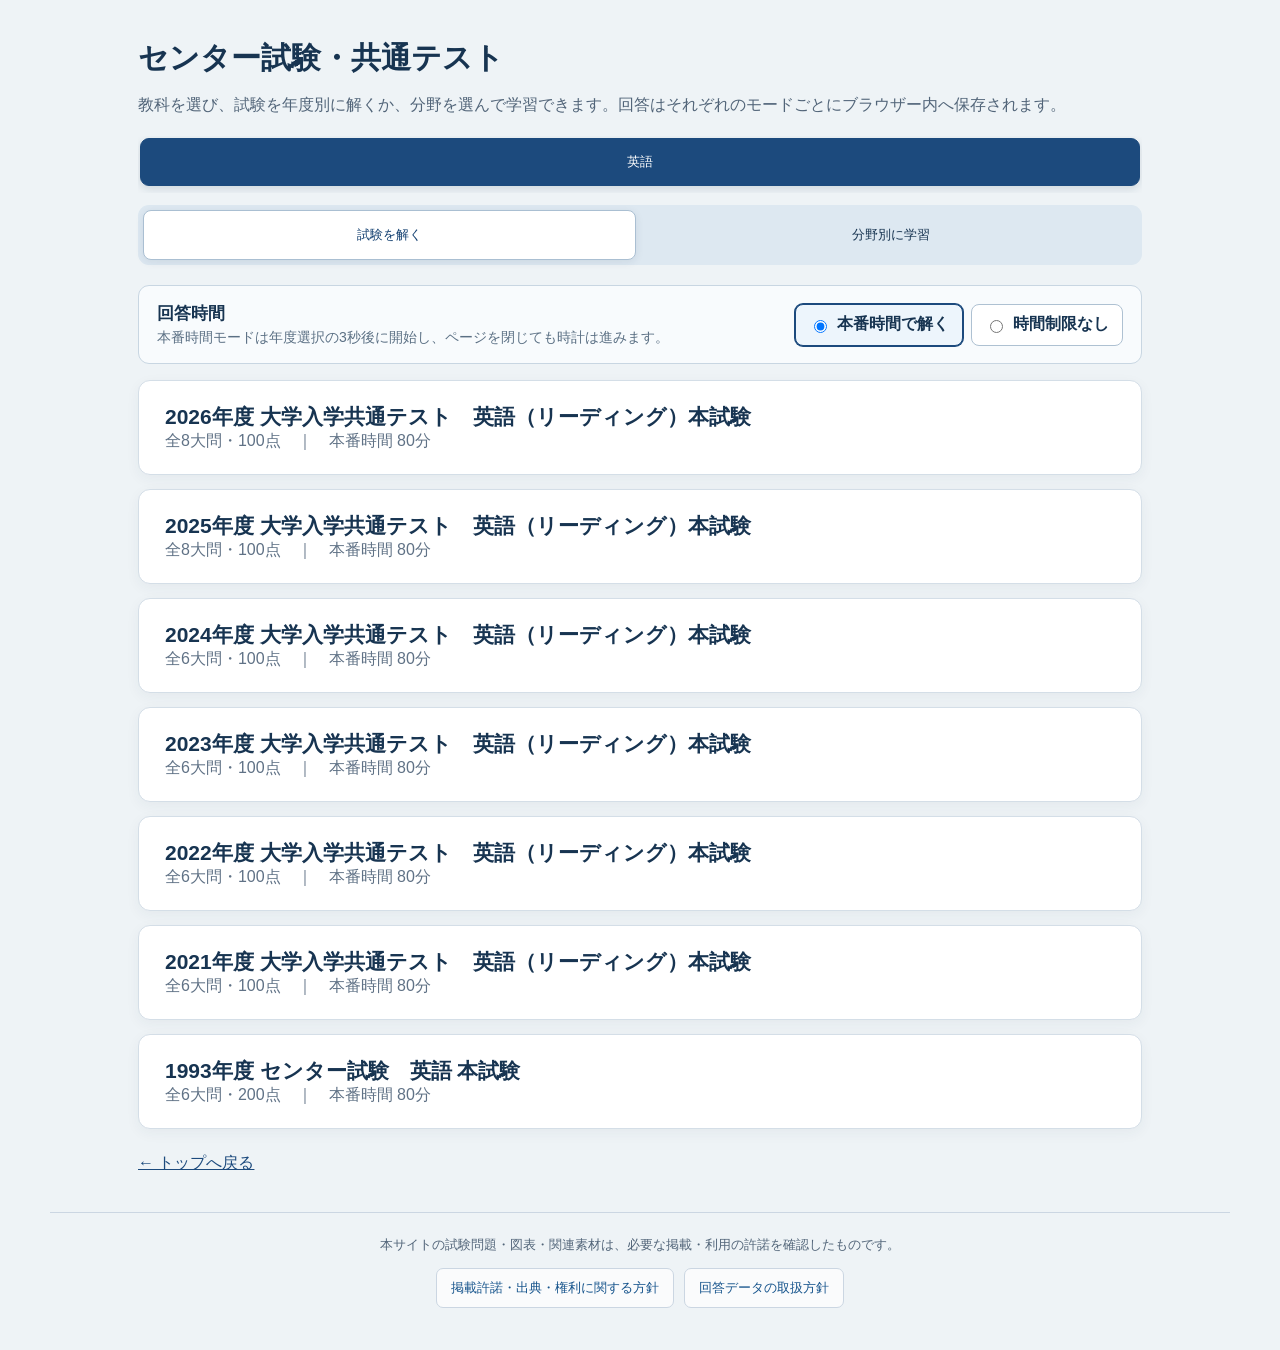
<file: exam-index.html>
<!doctype html>
<html lang="ja">
<head>
  <meta charset="utf-8"><meta name="viewport" content="width=device-width,initial-scale=1"><meta http-equiv="Cache-Control" content="no-cache, no-store, must-revalidate">
  <title>センター試験・共通テスト</title><link rel="stylesheet" href="assets/exam-platform/rights.css?v=20260912a">
  <style>
    :root{--ink:#173451;--blue:#1c4a7d;--muted:#5b7084}*{box-sizing:border-box}body{margin:0;background:#eef3f6;color:var(--ink);font-family:"Yu Gothic",sans-serif}.wrap{max-width:1040px;margin:38px auto;padding:0 18px}h1{margin-bottom:12px;font-size:30px}.intro,.loading,.empty{color:#526579}.subject-picker{margin:26px 0 12px}.subject-picker h2{margin:0 0 9px;font-size:15px;color:#50677d}.subject-tabs{display:flex;gap:8px;overflow-x:auto;padding:2px 2px 7px;scrollbar-width:thin}.subject-tab{flex:1 0 132px;min-height:48px;padding:8px 18px;border:1px solid #aabfd2;border-radius:9px;background:#fff;color:var(--ink);font:700 16px inherit;white-space:nowrap;cursor:pointer}.subject-tab:hover{border-color:#7194b4;background:#f8fbfd}.subject-tab[aria-selected="true"]{border-color:var(--blue);background:var(--blue);color:#fff;box-shadow:0 3px 9px #17345124}.mode-tabs{display:grid;grid-template-columns:1fr 1fr;gap:8px;margin:8px 0 20px;padding:5px;background:#dde8f1;border-radius:11px}.mode-tab{min-height:50px;border:1px solid transparent;border-radius:8px;background:transparent;color:var(--ink);font:700 16px inherit;cursor:pointer}.mode-tab[aria-selected="true"]{background:#fff;border-color:#aabfd2;box-shadow:0 2px 8px #17345116;color:#123f70}.mode-panel[hidden]{display:none}.exam-timing-picker{display:flex;align-items:center;justify-content:space-between;gap:20px;margin:0 0 16px;padding:16px 18px;border:1px solid #c8d6e2;border-radius:11px;background:#f8fbfd}.exam-timing-picker h2{margin:0 0 4px;font-size:17px}.exam-timing-picker p{margin:0;color:var(--muted);font-size:14px}.exam-timing-options{display:flex;gap:8px;flex:0 0 auto}.exam-timing-options label{display:flex;align-items:center;gap:7px;min-height:42px;padding:8px 13px;border:1px solid #aec1d2;border-radius:8px;background:#fff;cursor:pointer;font-weight:700}.exam-timing-options label:has(input:checked){border-color:var(--blue);background:#edf5fc;box-shadow:0 0 0 1px var(--blue)}.exam-list{display:grid;gap:14px}.exam{display:block;padding:22px 26px;background:#fff;border:1px solid #d4dee7;border-radius:12px;color:inherit;text-decoration:none;box-shadow:0 4px 14px #1e38500d}.exam:hover{border-color:var(--blue)}.exam strong{display:block;font-size:21px}.exam span{color:#607286}.field-intro{margin:0 0 14px;color:var(--muted)}.random-settings{display:flex;align-items:center;justify-content:space-between;gap:16px;margin:0 0 18px;padding:15px 18px;border:1px solid #c8d6e2;border-radius:10px;background:#f8fbfd}.random-settings h2{margin:0;font-size:16px}.random-scope-options{display:flex;flex-wrap:wrap;gap:8px}.random-scope-options label{display:flex;align-items:center;gap:7px;padding:8px 12px;border:1px solid #aec1d2;border-radius:8px;background:#fff;cursor:pointer}.random-scope-options label:has(input:checked){border-color:var(--blue);box-shadow:0 0 0 1px var(--blue)}.field-list{display:grid;gap:16px}.field-card{padding:20px 22px;background:#fff;border:1px solid #d4dee7;border-radius:12px;box-shadow:0 4px 14px #1e38500d}.field-card h2{margin:0;font-size:21px}.field-card>p{margin:7px 0 14px;color:var(--muted);line-height:1.7}.field-random-action{display:flex;align-items:center;justify-content:space-between;gap:12px;margin:0 0 16px;padding:12px 14px;border-radius:9px;background:#edf4fa}.field-random-button{min-height:42px;padding:9px 16px;border:1px solid var(--blue);border-radius:8px;background:var(--blue);color:#fff;font:700 15px inherit;cursor:pointer}.field-random-button:hover{background:#153c67}.field-random-button:disabled{border-color:#aebdca;background:#aebdca;cursor:not-allowed}.field-random-count{color:#607286;font-size:14px}.field-year-label{margin:0 0 8px;font-size:14px;color:#50677d}.field-year-picker{position:relative}.field-year-select{display:block;width:100%;min-height:44px;padding:9px 42px 9px 13px;border:1px solid #aec1d2;border-radius:8px;background:#fff;color:#174b7d;font:700 15px inherit;cursor:pointer}.field-year-select:hover,.field-year-select:focus{border-color:#7295b5;outline:2px solid transparent;box-shadow:0 0 0 2px #1c4a7d1f}.field-empty{font-size:14px;color:#738698}.back{display:inline-block;margin-top:24px;color:var(--blue)}.load-error{padding:16px;background:#fff6f3;border:1px solid #dfb7aa;border-radius:8px;color:#7d2d1e}@media(max-width:620px){.wrap{margin-top:22px;padding:0 12px}h1{font-size:25px}.subject-tab{flex-basis:108px}.mode-tabs{grid-template-columns:1fr 1fr}.exam,.field-card{padding:18px}.exam-timing-picker,.random-settings,.field-random-action{align-items:stretch;flex-direction:column}.exam-timing-options,.random-scope-options{display:grid}}
    .subject-picker{margin:20px 0 12px}
  </style>
</head>
<body>
  <main class="wrap"><h1>センター試験・共通テスト</h1><p class="intro">教科を選び、試験を年度別に解くか、分野を選んで学習できます。回答はそれぞれのモードごとにブラウザー内へ保存されます。</p>
    <section class="subject-picker" aria-label="教科を選択"><div class="subject-tabs" id="subjectTabs" role="tablist" aria-label="教科を選択"><span class="loading">教科を読み込んでいます。</span></div></section>
    <div class="mode-tabs" role="tablist" aria-label="学習モード"><button class="mode-tab" id="examTab" type="button" role="tab" aria-controls="examPanel" aria-selected="true">試験を解く</button><button class="mode-tab" id="fieldTab" type="button" role="tab" aria-controls="fieldPanel" aria-selected="false">分野別に学習</button></div>
    <section class="mode-panel" id="examPanel" role="tabpanel" aria-labelledby="examTab"><section class="exam-timing-picker" aria-labelledby="examTimingTitle"><div><h2 id="examTimingTitle">回答時間</h2><p>本番時間モードは年度選択の3秒後に開始し、ページを閉じても時計は進みます。</p></div><div class="exam-timing-options"><label><input type="radio" name="examTiming" value="timed" checked>本番時間で解く</label><label><input type="radio" name="examTiming" value="untimed">時間制限なし</label></div></section><div class="exam-list" id="examList"><p class="loading">年度一覧を読み込んでいます。</p></div></section>
    <section class="mode-panel" id="fieldPanel" role="tabpanel" aria-labelledby="fieldTab" hidden><p class="field-intro">年度を選んでまとめて学習するほか、選んだ分野からランダムに解けます。資料読解・長文読解では、同じ本文・資料に関係する設問をまとめて表示します。</p><section class="random-settings" aria-labelledby="randomScopeTitle"><h2 id="randomScopeTitle">ランダム演習の出題範囲</h2><div class="random-scope-options"><label><input type="radio" name="randomScope" value="common-test">共通テストのみ</label><label><input type="radio" name="randomScope" value="all" checked>すべての試験</label></div></section><div class="field-list" id="fieldList"><p class="loading">分野一覧を読み込んでいます。</p></div></section>
    <noscript><p class="load-error">一覧の表示にはJavaScriptが必要です。</p></noscript><a class="back" href="index.html">← トップへ戻る</a>
  </main>
  <footer class="site-rights-footer"><p>本サイトの試験問題・図表・関連素材は、必要な掲載・利用の許諾を確認したものです。</p><nav class="site-policy-links" aria-label="サイト方針"><a href="rights.html">掲載許諾・出典・権利に関する方針</a><a href="privacy.html">回答データの取扱方針</a></nav></footer>
  <script>
  (()=>{
    const examTab=document.getElementById('examTab'),fieldTab=document.getElementById('fieldTab'),examPanel=document.getElementById('examPanel'),fieldPanel=document.getElementById('fieldPanel'),examList=document.getElementById('examList'),fieldList=document.getElementById('fieldList'),subjectTabs=document.getElementById('subjectTabs');
    const local=['127.0.0.1','localhost','::1'].includes(location.hostname);
    const SUBJECT_KEY='examIndex.lastSubjectId',RANDOM_SCOPE_KEY='examIndex.randomFieldScope',EXAM_TIMING_KEY='examIndex.examTimingMode',RANDOM_SESSION_KEY='fieldRandomSession:v1';let activeSubjectId='',activeMode=location.hash==='#fields'?'fields':'exams',randomScope='all',examTimingMode='timed',exams=[],fieldCatalog,indexed=[],fieldIndexReady=false;
    const syncLocation=()=>{const url=new URL(location.href);activeSubjectId?url.searchParams.set('subject',activeSubjectId):url.searchParams.delete('subject');url.hash=activeMode==='fields'?'fields':'';history.replaceState(null,'',url.pathname+url.search+url.hash);};
    const showMode=(mode,sync=true)=>{activeMode=mode==='fields'?'fields':'exams';const field=activeMode==='fields';examTab.setAttribute('aria-selected',String(!field));fieldTab.setAttribute('aria-selected',String(field));examPanel.hidden=field;fieldPanel.hidden=!field;if(sync)syncLocation();};
    examTab.addEventListener('click',()=>showMode('exams'));fieldTab.addEventListener('click',()=>showMode('fields'));showMode(activeMode,false);
    const loadJson=async path=>{const response=await fetch(path,{cache:'default'});if(!response.ok)throw new Error(`${path}を読み込めませんでした。`);return response.json();};
    const firstPath=value=>Array.isArray(value)?value[0]:value;
    const categoryIds=value=>Array.isArray(value)?value:(value&&Array.isArray(value.categoryIds)?value.categoryIds:[]);
    const groupIndex=(classData,manifest)=>{
      const index={};
      const source=classData.groups||classData.groupProfiles||manifest.groupProfiles||{};
      if(Array.isArray(source))source.forEach(group=>{if(group?.groupId)index[group.groupId]=categoryIds(group);});
      else Object.entries(source).forEach(([groupId,value])=>{index[groupId]=categoryIds(value);});
      Object.entries(manifest.groupProfiles||{}).forEach(([groupId,value])=>{if(!index[groupId]?.length)index[groupId]=categoryIds(value);});
      return index;
    };
    const allQuestions=exam=>(exam.sections||[]).flatMap(section=>(section.blocks||[]).flatMap(block=>(block.questions||[]).map(question=>({question,section}))).concat((section.questions||[]).map(question=>({question,section}))));
    const stimulusGroups=section=>{const questions=section.questions||[],remaining=new Set(questions.map(question=>question.questionId)),groups=[];while(remaining.size){const firstId=remaining.values().next().value,memberIds=new Set([firstId]),stimulusIds=new Set(questions.find(question=>question.questionId===firstId)?.stimulusIds||[]);remaining.delete(firstId);let changed=true;while(changed){changed=false;questions.forEach(question=>{if(!remaining.has(question.questionId))return;const ids=question.stimulusIds||[];if(ids.some(id=>stimulusIds.has(id))){memberIds.add(question.questionId);ids.forEach(id=>stimulusIds.add(id));remaining.delete(question.questionId);changed=true;}});}groups.push(questions.filter(question=>memberIds.has(question.questionId)));}return groups;};
    const renderExamList=()=>{const selected=exams.filter(exam=>exam.subjectId===activeSubjectId);examList.replaceChildren();if(!selected.length){examList.innerHTML='<p class="empty">現在選択できる試験はありません。</p>';return;}selected.forEach(exam=>{const link=document.createElement('a');link.className='exam';const target=new URL(exam.viewer.path,location.href);target.searchParams.set('timing',examTimingMode);link.href=target.pathname.split('/').at(-1)+target.search;const title=document.createElement('strong');title.textContent=exam.display.title;const summary=document.createElement('span');const timingLabel=examTimingMode==='timed'?`本番時間 ${exam.timeLimitMinutes||80}分`:'時間制限なし';summary.textContent=`${exam.display.summary}　｜　${timingLabel}`;link.append(title,summary);examList.appendChild(link);});};
    const candidatesFor=(fieldId,scope=randomScope)=>indexed.filter(entry=>entry.item.subjectId===activeSubjectId&&(scope==='all'||entry.item.examFamilyId==='common-test')).flatMap(entry=>(entry.candidatesByField.get(fieldId)||[]));
    const shuffled=values=>{const result=[...values];for(let i=result.length-1;i>0;i--){const j=Math.floor(Math.random()*(i+1));[result[i],result[j]]=[result[j],result[i]];}return result;};
    const startRandomSession=field=>{const candidates=shuffled(candidatesFor(field.fieldId));if(!candidates.length)return;const sessionId=globalThis.crypto?.randomUUID?.()||`session-${Date.now()}-${Math.random().toString(16).slice(2)}`,session={schemaVersion:'1.0.0',sessionId,subjectId:activeSubjectId,fieldId:field.fieldId,fieldLabel:field.label,scope:randomScope,candidates,index:0,startedAt:new Date().toISOString()};sessionStorage.setItem(RANDOM_SESSION_KEY,JSON.stringify(session));const current=candidates[0];location.href=`exam.html?examId=${encodeURIComponent(current.examId)}&mode=field-random&fieldId=${encodeURIComponent(field.fieldId)}&questionId=${encodeURIComponent(current.questionId)}&scope=${encodeURIComponent(randomScope)}&randomSession=${encodeURIComponent(sessionId)}`;};
    const renderFieldList=()=>{fieldList.replaceChildren();if(activeSubjectId!==fieldCatalog?.subjectId){fieldList.innerHTML='<p class="empty">この教科の分野別学習は、問題と分野分類の登録後に利用できます。</p>';return;}if(!fieldIndexReady){fieldList.innerHTML='<p class="loading">分野別学習を準備しています。</p>';return;}fieldCatalog.fields.forEach(field=>{const card=document.createElement('article');card.className='field-card';const heading=document.createElement('h2');heading.textContent=field.label;const description=document.createElement('p');description.textContent=field.description;const randomAction=document.createElement('div');randomAction.className='field-random-action';const randomButton=document.createElement('button');randomButton.type='button';randomButton.className='field-random-button';randomButton.textContent=field.exerciseUnit==='stimulus-group'?'ランダムに1つの本文・資料を解く':'ランダムに1問ずつ解く';const candidates=candidatesFor(field.fieldId),candidateCount=candidates.length,questionCount=candidates.reduce((total,candidate)=>total+(candidate.questionIds?.length||1),0);randomButton.disabled=candidateCount===0;randomButton.addEventListener('click',()=>startRandomSession(field));const randomCount=document.createElement('span');randomCount.className='field-random-count';randomCount.textContent=field.exerciseUnit==='stimulus-group'?`出題対象 ${candidateCount}セット（${questionCount}設問）`:`出題対象 ${candidateCount}設問`;randomAction.append(randomButton,randomCount);const yearLabel=document.createElement('h3');yearLabel.className='field-year-label';yearLabel.textContent='年度を選んで解く';const picker=document.createElement('div');picker.className='field-year-picker';const available=indexed.filter(entry=>entry.item.subjectId===activeSubjectId&&(entry.counts.get(field.fieldId)||0)>0);if(available.length){const select=document.createElement('select');select.className='field-year-select';select.setAttribute('aria-label',`${field.label}を学習する年度`);const placeholder=document.createElement('option');placeholder.value='';placeholder.textContent='年度を選択してください';placeholder.selected=true;select.appendChild(placeholder);available.forEach(({item,counts})=>{const count=counts.get(field.fieldId)||0;const option=document.createElement('option');option.value=`exam.html?examId=${encodeURIComponent(item.examId)}&mode=field&fieldId=${encodeURIComponent(field.fieldId)}`;option.textContent=`${item.year}年度（${count}設問）`;select.appendChild(option);});select.addEventListener('change',()=>{if(select.value)location.href=select.value;});picker.appendChild(select);}else picker.innerHTML='<span class="field-empty">現在、この分野に分類済みの設問はありません。</span>';card.append(heading,description,randomAction,yearLabel,picker);fieldList.appendChild(card);});};
    const selectSubject=(subjectId,sync=true)=>{if(![...subjectTabs.querySelectorAll('.subject-tab')].some(tab=>tab.dataset.subjectId===subjectId))return;activeSubjectId=subjectId;try{localStorage.setItem(SUBJECT_KEY,subjectId);}catch{}subjectTabs.querySelectorAll('.subject-tab').forEach(tab=>tab.setAttribute('aria-selected',String(tab.dataset.subjectId===subjectId)));renderExamList();renderFieldList();if(sync)syncLocation();};
    (async()=>{try{
      const [catalog,fields,subjectCatalog]=await Promise.all([loadJson('exam-data/catalog/exams.json'),loadJson('exam-data/catalog/english-study-fields.json'),loadJson('exam-data/catalog/subjects.json')]);fieldCatalog=fields;
      exams=catalog.exams.filter(exam=>local?['complete','published'].includes(exam.production?.state):exam.publication?.state==='public'&&exam.publication?.listed===true).sort((a,b)=>b.year-a.year||a.examId.localeCompare(b.examId));
      const presentIds=new Set(exams.map(exam=>exam.subjectId)),registered=new Map(subjectCatalog.subjects.map(subject=>[subject.subjectId,subject]));const subjects=[...presentIds].map(subjectId=>registered.get(subjectId)||{subjectId,label:subjectId,order:9999}).sort((a,b)=>(a.order??9999)-(b.order??9999)||a.label.localeCompare(b.label,'ja'));
      subjectTabs.replaceChildren();subjects.forEach(subject=>{const tab=document.createElement('button');tab.type='button';tab.className='subject-tab';tab.dataset.subjectId=subject.subjectId;tab.setAttribute('role','tab');tab.setAttribute('aria-selected','false');tab.textContent=subject.label;tab.addEventListener('click',()=>selectSubject(subject.subjectId));subjectTabs.appendChild(tab);});
      if(!subjects.length){subjectTabs.innerHTML='<span class="empty">現在選択できる教科はありません。</span>';examList.innerHTML='<p class="empty">現在選択できる試験はありません。</p>';fieldList.innerHTML='<p class="empty">現在選択できる分野はありません。</p>';return;}
      let stored='',storedScope='',storedTiming='';try{stored=localStorage.getItem(SUBJECT_KEY)||'';storedScope=localStorage.getItem(RANDOM_SCOPE_KEY)||'';storedTiming=localStorage.getItem(EXAM_TIMING_KEY)||'';}catch{}randomScope=['common-test','all'].includes(storedScope)?storedScope:'all';examTimingMode=['timed','untimed'].includes(storedTiming)?storedTiming:'timed';document.querySelectorAll('input[name="examTiming"]').forEach(input=>{input.checked=input.value===examTimingMode;input.addEventListener('change',()=>{if(!input.checked)return;examTimingMode=input.value;try{localStorage.setItem(EXAM_TIMING_KEY,examTimingMode);}catch{}renderExamList();});});document.querySelectorAll('input[name="randomScope"]').forEach(input=>{input.checked=input.value===randomScope;input.addEventListener('change',()=>{if(!input.checked)return;randomScope=input.value;try{localStorage.setItem(RANDOM_SCOPE_KEY,randomScope);}catch{}renderFieldList();});});const requested=new URLSearchParams(location.search).get('subject')||'';const initial=[requested,stored,'english',subjects[0].subjectId].find(id=>presentIds.has(id));selectSubject(initial,false);syncLocation();
      const indexItems=exams.filter(exam=>exam.subjectId==='english'&&exam.paperId==='reading');
      indexed=(await Promise.all(indexItems.map(async item=>{try{
        const manifest=await loadJson(item.manifestPath),examPath=firstPath(manifest.dataFiles?.sections||manifest.dataFiles?.exam),classPath=firstPath(manifest.dataFiles?.classification);item.timeLimitMinutes=Number(manifest.timing?.timeLimitMinutes)||null;if(!examPath||!classPath)return null;
        const [examData,classData]=await Promise.all([loadJson(examPath),loadJson(classPath)]),groups=groupIndex(classData,manifest),counts=new Map(),questionsByField=new Map(fieldCatalog.fields.map(field=>[field.fieldId,[]])),candidatesByField=new Map(fieldCatalog.fields.map(field=>[field.fieldId,[]])),categoriesFor=(question,section)=>categoryIds(classData.questions?.[question.questionId]||question.categoryIds||groups[question.groupId||section.sectionId]||section.categoryIds);
        allQuestions(examData).forEach(({question,section})=>{const categories=categoriesFor(question,section);fieldCatalog.fields.forEach(field=>{if(categories.some(id=>field.categoryIds.includes(id))){const questionIds=questionsByField.get(field.fieldId);if(!questionIds.includes(question.questionId)){questionIds.push(question.questionId);counts.set(field.fieldId,questionIds.length);}}});});
        fieldCatalog.fields.forEach(field=>{const eligible=new Set(questionsByField.get(field.fieldId)||[]),candidates=candidatesByField.get(field.fieldId);if(field.exerciseUnit==='stimulus-group'){const includedQuestionIds=new Set();(examData.sections||[]).forEach(section=>stimulusGroups(section).forEach(group=>{const seed=group.find(question=>eligible.has(question.questionId));if(seed){const questionIds=group.map(question=>question.questionId);questionIds.forEach(questionId=>includedQuestionIds.add(questionId));candidates.push({examId:item.examId,questionId:seed.questionId,questionIds,year:item.year,examFamilyId:item.examFamilyId});}}));counts.set(field.fieldId,includedQuestionIds.size);}else eligible.forEach(questionId=>candidates.push({examId:item.examId,questionId,questionIds:[questionId],year:item.year,examFamilyId:item.examFamilyId}));});return{item,counts,questionsByField,candidatesByField};
      }catch(error){console.warn('分野別索引から除外:',item.examId,error);return null;}}))).filter(Boolean);fieldIndexReady=true;renderFieldList();renderExamList();
    }catch(error){const message=`<p class="load-error">${String(error.message||error)} ローカル起動ファイルからサイトを起動し直してください。</p>`;subjectTabs.innerHTML=message;examList.innerHTML=message;fieldList.innerHTML=message;}})();
  })();
  </script>
</body>
</html>
</file>
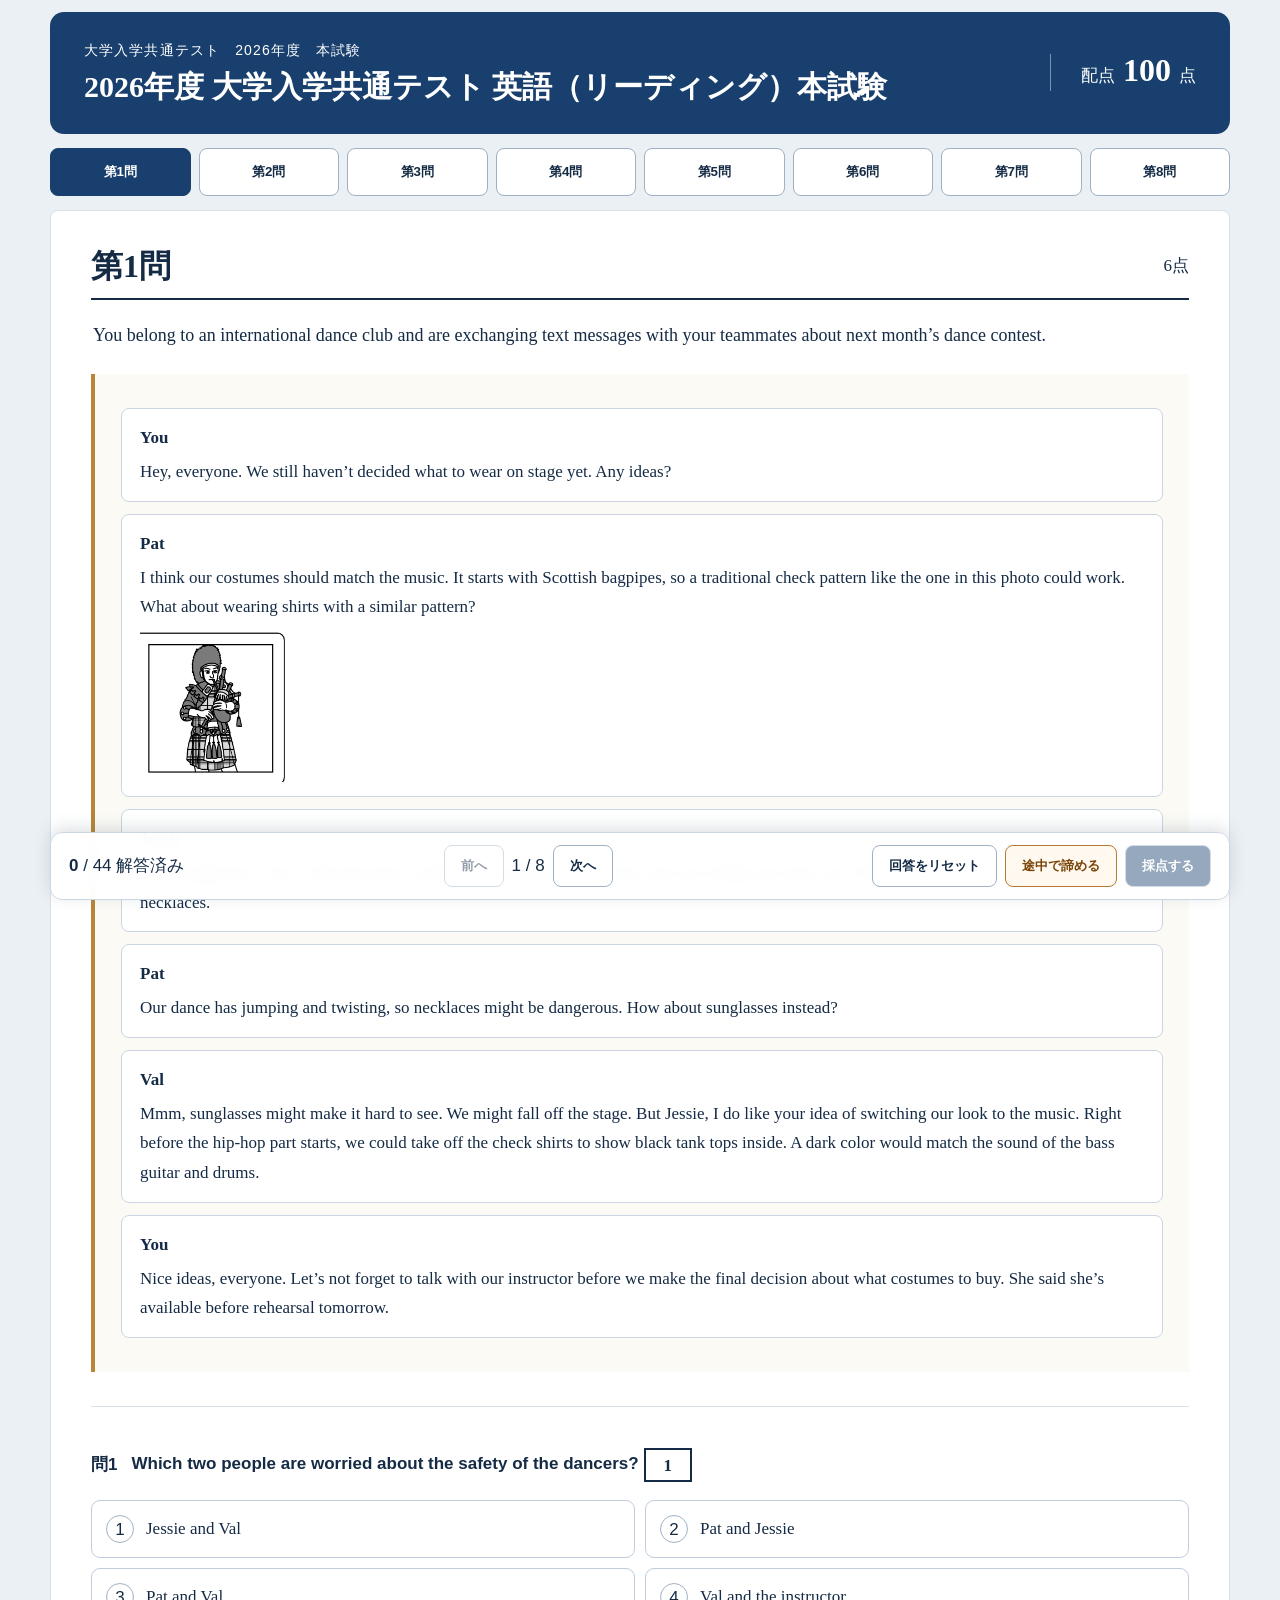
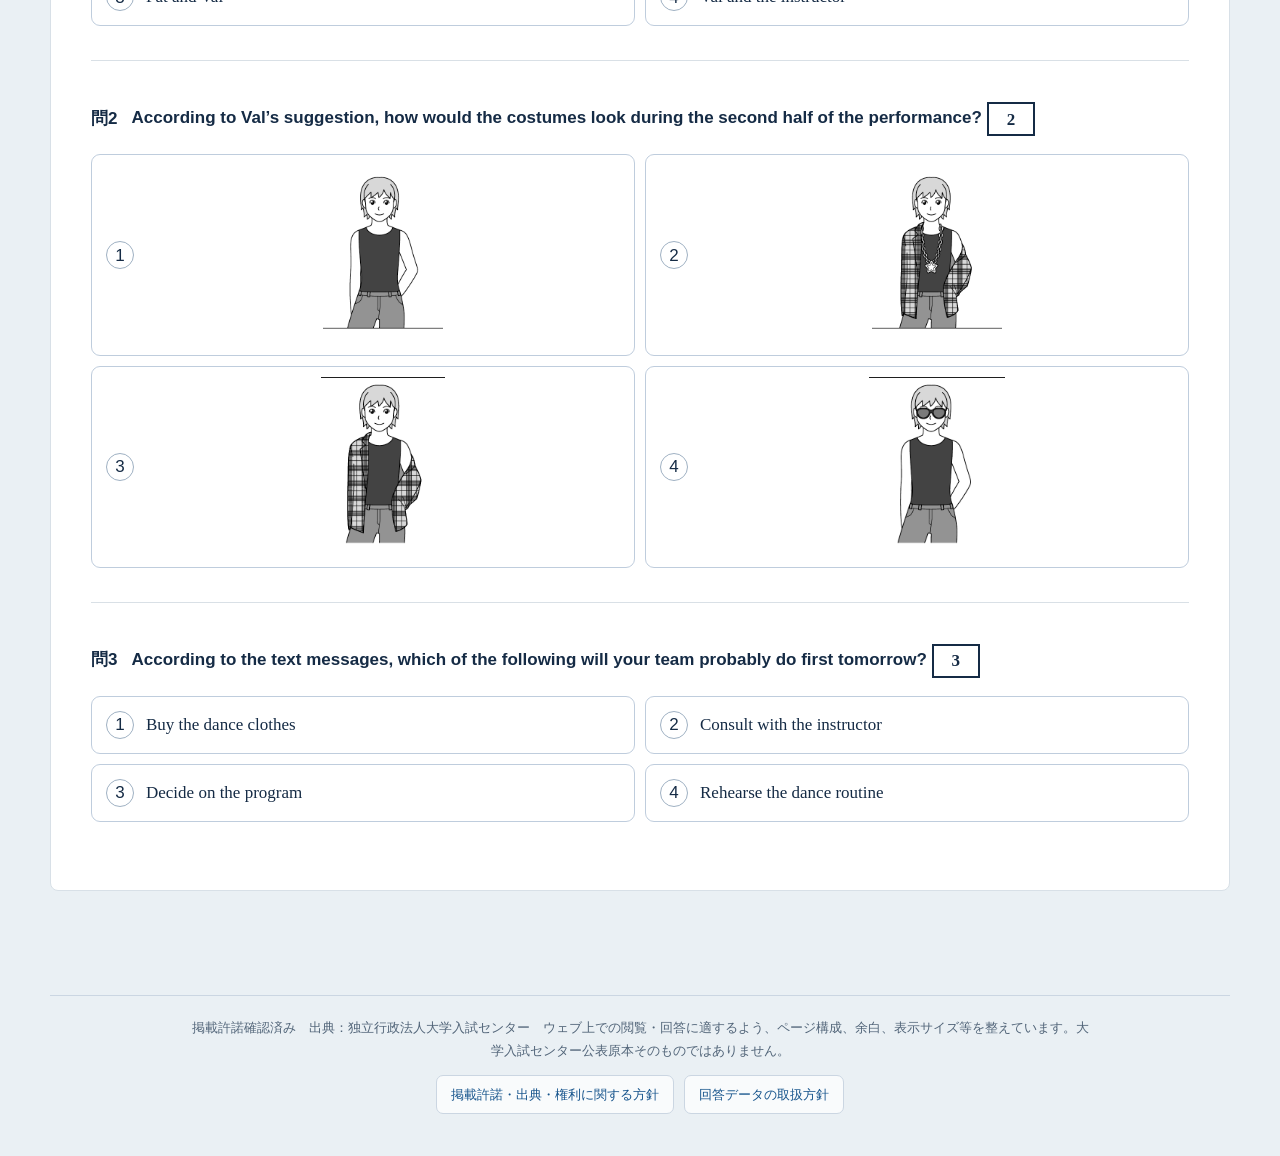
<file: exam.html>
<!doctype html>
<html lang="ja">
<head>
  <meta charset="utf-8">
  <meta name="viewport" content="width=device-width,initial-scale=1">
  <meta http-equiv="Cache-Control" content="no-cache, no-store, must-revalidate">
  <title>共通テスト問題ビューアー</title>
  <link rel="stylesheet" href="assets/exam-viewer/exam-viewer.css?v=20260901b">
  <link rel="stylesheet" href="assets/exam-viewer/exam-viewer-revisions.css?v=20260904b">
  <link rel="stylesheet" href="assets/exam-platform/exam-shell.css?v=20260909a">
  <link rel="stylesheet" href="assets/exam-platform/rights.css?v=20260912a">
  <link rel="stylesheet" href="assets/exam-platform/answer-sync-consent.css?v=20260904a">
</head>
<body>
  <header class="exam-header">
    <div><p class="eyebrow" id="examMeta">大学入学共通テスト</p><h1 id="examTitle">読み込み中</h1></div>
    <div class="score-badge"><span>配点</span><strong id="maxScore">—</strong><span>点</span></div>
  </header>
  <nav class="section-nav" id="sectionNav" aria-label="大問移動"></nav>
  <main id="examMain" tabindex="-1"></main>
  <footer class="control-bar shared-control-bar">
    <div class="progress"><strong id="answeredCount">0</strong> / <span id="answerTotal">—</span> 解答済み</div>
    <div class="exam-timer" id="examTimer" hidden><span id="timerModeLabel">本番時間</span><strong id="timerText">--:--</strong></div>
    <div class="section-controls"><button id="prevButton" type="button">前へ</button><span id="positionText"></span><button id="nextButton" type="button">次へ</button></div>
    <div class="actions"><button id="resetButton" type="button">回答をリセット</button><button id="skipRandomButton" type="button" hidden>この問題を飛ばす</button><button class="abandon-attempt-button" id="abandonAttemptButton" type="button" hidden>途中で諦める</button><button class="primary" id="scoreButton" type="button" disabled>採点する</button></div>
  </footer>
  <section class="result" id="result" hidden aria-live="polite"></section>
  <div class="timer-start-overlay" id="timerStartOverlay" hidden role="status" aria-live="assertive">
    <div><p>本番時間モード</p><strong id="timerStartCount">3</strong><span>秒後に開始します</span></div>
  </div>
  <footer class="site-rights-footer">
    <p id="examRightsFooterText">本サイトの試験問題・図表・関連素材は、必要な掲載・利用の許諾を確認したものです。</p>
    <nav class="site-policy-links" aria-label="サイト方針">
      <a href="rights.html">掲載許諾・出典・権利に関する方針</a>
      <a href="privacy.html">回答データの取扱方針</a>
    </nav>
  </footer>
  <script src="assets/exam-platform/scoring-engine.js?v=20260829b"></script>
  <script src="assets/exam-platform/answer-collection-config.js?v=20260912a"></script>
  <script src="assets/exam-platform/answer-sync-client.js?v=20260912a"></script>
  <script src="assets/exam-platform/exam-platform.js?v=20260904c"></script>
<script src="assets/exam-viewer/exam-viewer.js?v=20260909a"></script>
</body>
</html>
</file>
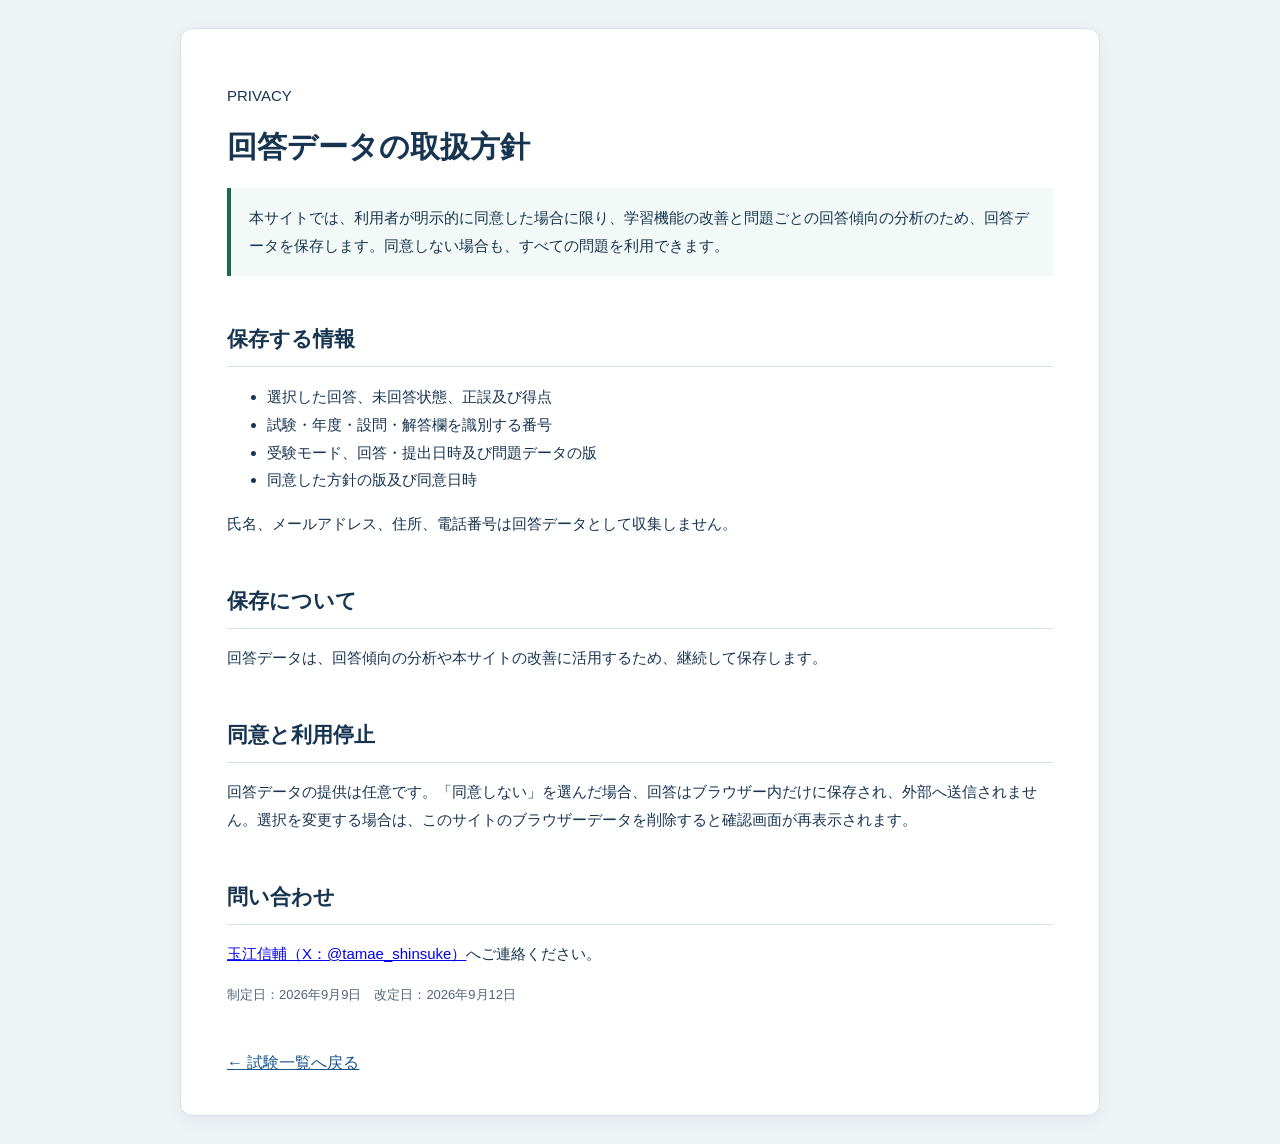
<file: privacy.html>
<!doctype html>
<html lang="ja">
<head>
  <meta charset="utf-8">
  <meta name="viewport" content="width=device-width,initial-scale=1">
  <meta name="robots" content="index,follow">
  <title>回答データの取扱方針</title>
  <link rel="stylesheet" href="assets/exam-platform/rights.css?v=20260912a">
</head>
<body class="rights-page">
  <main>
    <p class="rights-eyebrow">PRIVACY</p>
    <h1>回答データの取扱方針</h1>
    <p class="rights-lead">本サイトでは、利用者が明示的に同意した場合に限り、学習機能の改善と問題ごとの回答傾向の分析のため、回答データを保存します。同意しない場合も、すべての問題を利用できます。</p>
    <section>
      <h2>保存する情報</h2>
      <ul>
        <li>選択した回答、未回答状態、正誤及び得点</li>
        <li>試験・年度・設問・解答欄を識別する番号</li>
        <li>受験モード、回答・提出日時及び問題データの版</li>
        <li>同意した方針の版及び同意日時</li>
      </ul>
      <p>氏名、メールアドレス、住所、電話番号は回答データとして収集しません。</p>
    </section>
    <section>
      <h2>保存について</h2>
      <p>回答データは、回答傾向の分析や本サイトの改善に活用するため、継続して保存します。</p>
    </section>
    <section>
      <h2>同意と利用停止</h2>
      <p>回答データの提供は任意です。「同意しない」を選んだ場合、回答はブラウザー内だけに保存され、外部へ送信されません。選択を変更する場合は、このサイトのブラウザーデータを削除すると確認画面が再表示されます。</p>
    </section>
    <section>
      <h2>問い合わせ</h2>
      <p><a href="https://x.com/tamae_shinsuke" rel="noopener">玉江信輔（X：@tamae_shinsuke）</a>へご連絡ください。</p>
    </section>
    <p class="rights-note">制定日：2026年9月9日　改定日：2026年9月12日</p>
    <a class="back-link" href="exam-index.html">← 試験一覧へ戻る</a>
  </main>
</body>
</html>
</file>
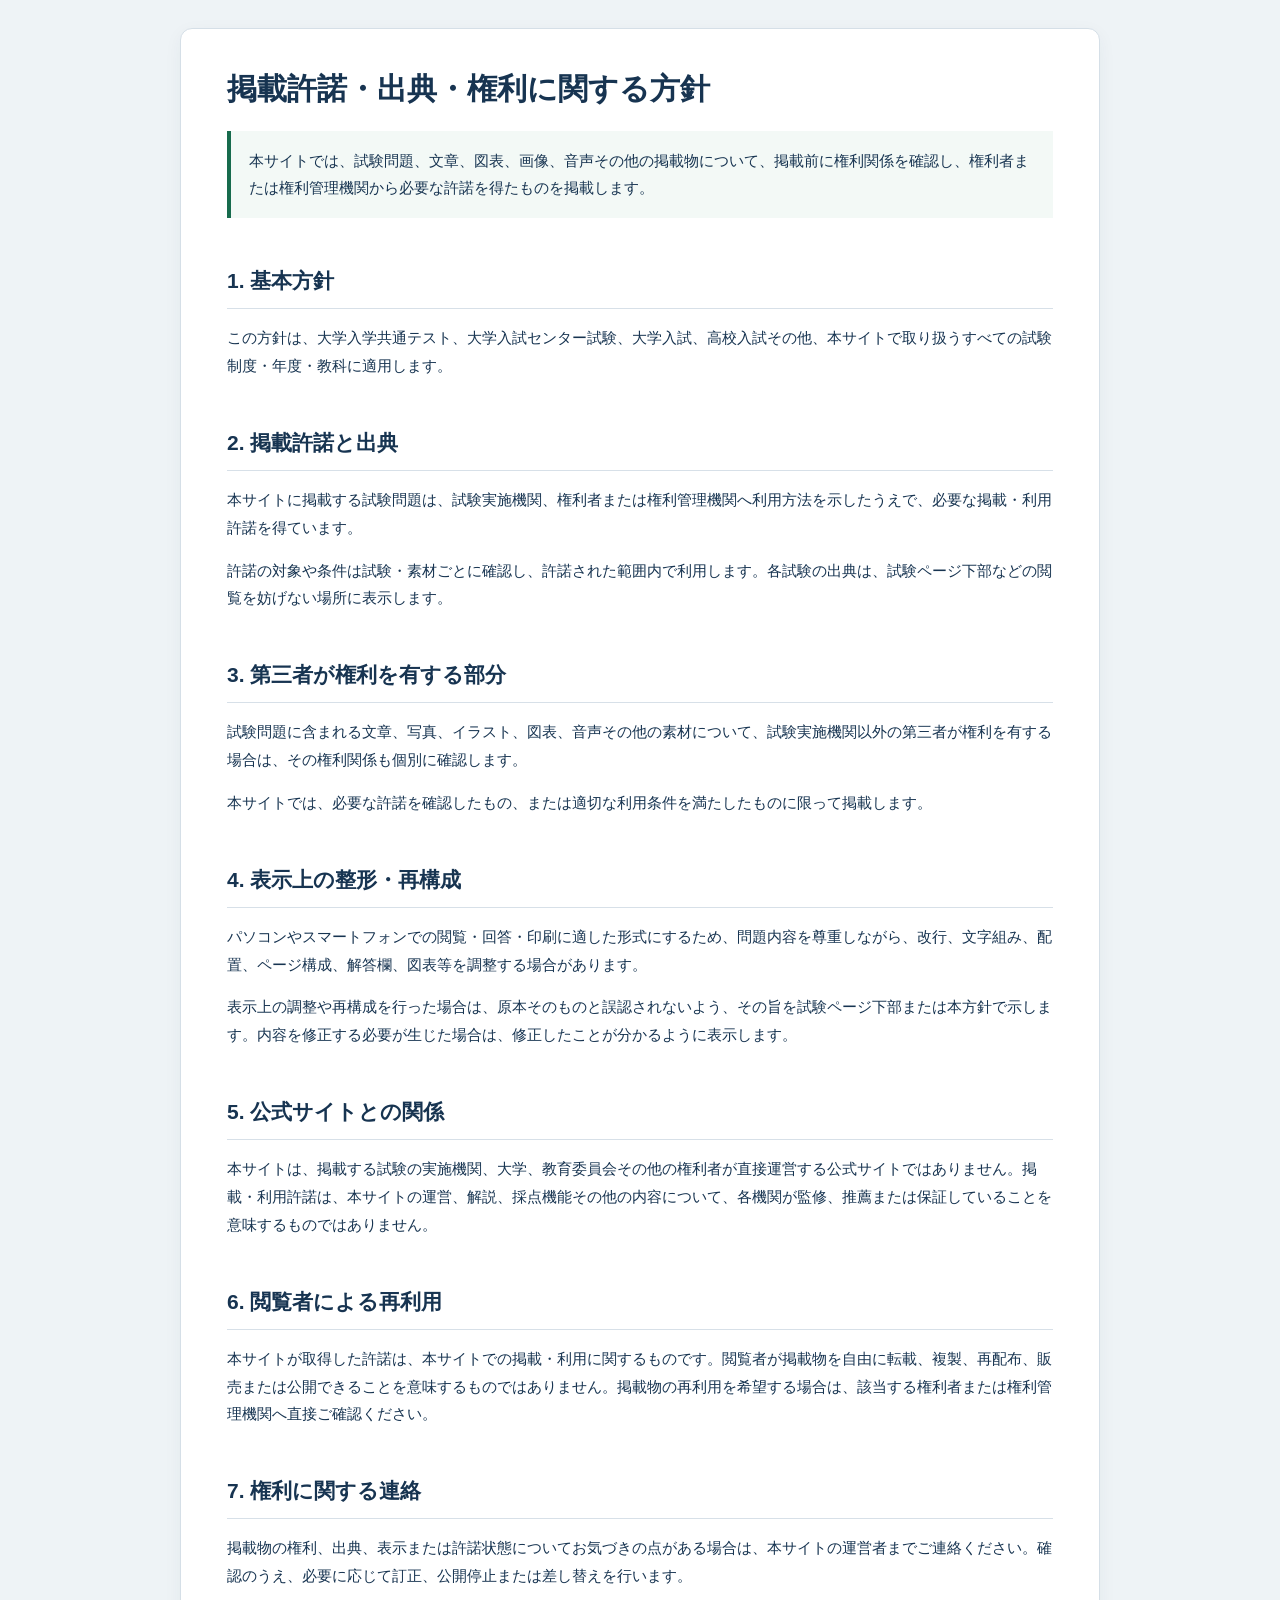
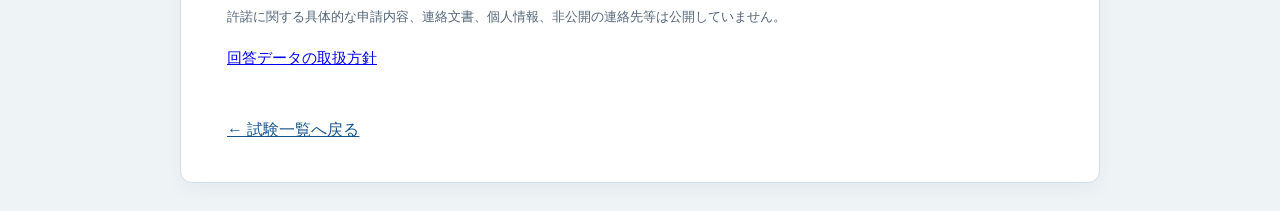
<file: rights.html>
<!doctype html>
<html lang="ja">
<head>
  <meta charset="utf-8">
  <meta name="viewport" content="width=device-width,initial-scale=1">
  <meta name="description" content="本サイトに掲載する試験問題・図表・音声等の掲載許諾、出典、表示上の整形および権利に関する方針です。">
  <title>掲載許諾・出典・権利に関する方針</title>
  <link rel="stylesheet" href="assets/exam-platform/rights.css?v=20260912a">
</head>
<body class="rights-page">
  <main>
    <h1>掲載許諾・出典・権利に関する方針</h1>
    <p class="rights-lead">本サイトでは、試験問題、文章、図表、画像、音声その他の掲載物について、掲載前に権利関係を確認し、権利者または権利管理機関から必要な許諾を得たものを掲載します。</p>

    <h2>1. 基本方針</h2>
    <p>この方針は、大学入学共通テスト、大学入試センター試験、大学入試、高校入試その他、本サイトで取り扱うすべての試験制度・年度・教科に適用します。</p>

    <section id="permissions">
      <h2>2. 掲載許諾と出典</h2>
      <p>本サイトに掲載する試験問題は、試験実施機関、権利者または権利管理機関へ利用方法を示したうえで、必要な掲載・利用許諾を得ています。</p>
      <p>許諾の対象や条件は試験・素材ごとに確認し、許諾された範囲内で利用します。各試験の出典は、試験ページ下部などの閲覧を妨げない場所に表示します。</p>
    </section>

    <h2>3. 第三者が権利を有する部分</h2>
    <p>試験問題に含まれる文章、写真、イラスト、図表、音声その他の素材について、試験実施機関以外の第三者が権利を有する場合は、その権利関係も個別に確認します。</p>
    <p>本サイトでは、必要な許諾を確認したもの、または適切な利用条件を満たしたものに限って掲載します。</p>

    <h2>4. 表示上の整形・再構成</h2>
    <p>パソコンやスマートフォンでの閲覧・回答・印刷に適した形式にするため、問題内容を尊重しながら、改行、文字組み、配置、ページ構成、解答欄、図表等を調整する場合があります。</p>
    <p>表示上の調整や再構成を行った場合は、原本そのものと誤認されないよう、その旨を試験ページ下部または本方針で示します。内容を修正する必要が生じた場合は、修正したことが分かるように表示します。</p>

    <h2>5. 公式サイトとの関係</h2>
    <p>本サイトは、掲載する試験の実施機関、大学、教育委員会その他の権利者が直接運営する公式サイトではありません。掲載・利用許諾は、本サイトの運営、解説、採点機能その他の内容について、各機関が監修、推薦または保証していることを意味するものではありません。</p>

    <h2>6. 閲覧者による再利用</h2>
    <p>本サイトが取得した許諾は、本サイトでの掲載・利用に関するものです。閲覧者が掲載物を自由に転載、複製、再配布、販売または公開できることを意味するものではありません。掲載物の再利用を希望する場合は、該当する権利者または権利管理機関へ直接ご確認ください。</p>

    <h2>7. 権利に関する連絡</h2>
    <p>掲載物の権利、出典、表示または許諾状態についてお気づきの点がある場合は、本サイトの運営者までご連絡ください。確認のうえ、必要に応じて訂正、公開停止または差し替えを行います。</p>
    <p class="rights-note">許諾に関する具体的な申請内容、連絡文書、個人情報、非公開の連絡先等は公開していません。</p>

    <p><a href="privacy.html">回答データの取扱方針</a></p>
    <a class="back-link" href="exam-index.html">← 試験一覧へ戻る</a>
  </main>
</body>
</html>
</file>
<file: assets/exam-platform/rights.css>
:root{--rights-navy:#183f6d;--rights-ink:#173451;--rights-line:#cbd6e2;--rights-soft:#f4f8fb;--rights-green:#176b4d}
.rights-page,.rights-page *{box-sizing:border-box}
.site-rights-footer a,.site-rights-corner{color:#16548c;text-decoration:underline;text-underline-offset:3px}
.site-rights-footer{max-width:1180px;margin:22px auto;padding:20px 24px;border-top:1px solid var(--rights-line);color:#526579;background:transparent;font-family:"Yu Gothic","Hiragino Kaku Gothic ProN",Meiryo,sans-serif;font-size:13px;line-height:1.8;text-align:center}
.site-rights-footer p{margin:0 auto 12px;max-width:900px}
.site-policy-links{display:flex;justify-content:center;align-items:stretch;flex-wrap:wrap;gap:10px}
.site-policy-links a{display:flex;align-items:center;justify-content:center;min-height:38px;padding:7px 14px;border:1px solid var(--rights-line);border-radius:7px;background:rgba(255,255,255,.72);text-decoration:none}
.site-policy-links a:hover{border-color:#8ca8c0;background:#fff;text-decoration:underline}
.site-rights-corner{position:fixed;right:14px;bottom:10px;z-index:20;padding:7px 10px;border:1px solid #cbd6e2;border-radius:7px;background:rgba(255,255,255,.94);box-shadow:0 2px 8px #1e385020;font:12px/1.4 "Yu Gothic",Meiryo,sans-serif}
.rights-page{margin:0;background:#eef3f6;color:var(--rights-ink);font-family:"Yu Gothic","Hiragino Kaku Gothic ProN",Meiryo,sans-serif;line-height:1.85}
.rights-page main{max-width:920px;margin:28px auto;padding:38px 46px;border:1px solid #d5dfe7;border-radius:12px;background:#fff;box-shadow:0 5px 18px #1e38500d}
.rights-page h1{margin-top:0;font-size:30px;line-height:1.45}
.rights-page h2{margin:2.1em 0 .6em;padding-bottom:.35em;border-bottom:1px solid #d7e0e8;font-size:21px}
.rights-page p,.rights-page li{font-size:15px}
.rights-page .rights-lead{padding:16px 18px;border-left:4px solid var(--rights-green);background:#f3f9f6}
.rights-page .rights-record{padding:18px 20px;border:1px solid #cbd6e2;border-radius:8px;background:var(--rights-soft)}
.rights-page .rights-record dl{display:grid;grid-template-columns:10em 1fr;gap:6px 18px;margin:0}
.rights-page .rights-record dt{font-weight:700}.rights-page .rights-record dd{margin:0}
.rights-page .rights-note{color:#526579;font-size:13px}
.rights-page .back-link{display:inline-block;margin-top:28px;color:#16548c}
@media(max-width:760px){.site-rights-footer{margin-top:16px;padding:18px 16px}.site-policy-links{display:grid}.rights-page main{margin:0;padding:26px 18px;border-radius:0}.rights-page h1{font-size:24px}.rights-page .rights-record dl{grid-template-columns:1fr;gap:2px}.rights-page .rights-record dd{margin-bottom:10px}.site-rights-corner{right:8px;bottom:6px}}
</file>
<file: assets/exam-viewer/exam-viewer.css>
:root{--navy:#183f6d;--ink:#152b45;--line:#cbd6e2;--paper:#fff;--accent:#b78637;--ok:#196b3c;--bad:#a52a2a;--editor:#b00020}*{box-sizing:border-box}body{margin:0;background:#eaf0f4;color:var(--ink);font-family:Georgia,"Times New Roman","Yu Mincho",serif;font-size:17px;line-height:1.75}.exam-header{max-width:1180px;margin:12px auto 0;padding:26px 34px;background:var(--navy);color:#fff;border-radius:14px;display:flex;justify-content:space-between;align-items:center}.eyebrow{margin:0;font-family:sans-serif;font-size:14px;letter-spacing:.08em}.exam-header h1{margin:.2rem 0 0;font-size:30px}.score-badge{display:flex;gap:8px;align-items:baseline;border-left:1px solid #7594b5;padding-left:30px;font-family:sans-serif}.score-badge strong{font-size:32px}.section-nav{max-width:1180px;margin:14px auto;display:grid;grid-template-columns:repeat(8,1fr);gap:8px}.section-nav button{min-height:48px;border:1px solid #9fb1c3;background:#fff;color:var(--ink);border-radius:8px;font-weight:700;cursor:pointer}.section-nav button.active{background:var(--navy);color:#fff}main,.answer-key,.result{max-width:1180px;margin:0 auto 14px;background:#fff;border:1px solid #d8e0e7;border-radius:8px;padding:34px 40px}.section-heading{display:grid;grid-template-columns:auto minmax(0,1fr) auto;gap:24px;align-items:start;border-bottom:2px solid var(--ink);margin-bottom:24px;padding-bottom:10px}.section-heading h2{white-space:nowrap;font-size:32px;line-height:1.35;margin:0}.section-heading .points{white-space:nowrap;margin-top:6px}.section-lead{font-size:18px;line-height:1.65}.source-block{margin:24px 0;padding:22px 26px;background:#fbfaf5;border-left:4px solid var(--accent)}.source-block h3{margin-top:0}.source-block p{margin:0 0 1em}.passage-copy p{text-indent:1.2em}.chat-message,.source-card{margin:12px 0;padding:14px 18px;background:#fff;border:1px solid var(--line);border-radius:8px}.chat-message p{margin:0}.chat-message strong,.source-card h4{display:block;margin:0 0 4px}.cards{display:grid;grid-template-columns:repeat(auto-fit,minmax(250px,1fr));gap:12px}.cards-vertical{grid-template-columns:1fr}.context-cards{grid-template-columns:repeat(2,minmax(0,1fr));margin:16px 0}.inline-figure{display:block;max-width:150px;max-height:170px;margin:10px 0 0}.answer-box{display:inline-grid;place-items:center;min-width:48px;height:34px;padding:0 9px;border:2px solid var(--ink);font-weight:700;line-height:1;vertical-align:middle;margin:0 5px}.answer-separator{display:inline-block}.exam-underline{text-decoration:underline;text-decoration-thickness:1.5px;text-underline-offset:4px}.editor-mark{color:var(--editor);font-weight:800}.supervisor-comments{margin-top:20px;padding:14px 18px;border:2px solid #d9a4ad;background:#fff}.supervisor-comments h4{color:var(--editor);margin:0 0 8px}.supervisor-comments p{color:var(--editor);font-weight:800;margin:.35em 0;text-indent:0}.leaflet,.library-form,.email-block,.outline-block,.essay-outline{border:1px solid var(--ink);border-left:4px solid var(--accent);background:#fff}.leaflet-note{margin:18px 0}.leaflet-note ul{margin:.4em 0}.leaflet-note li{margin:.35em 0}.form-meta{display:grid;grid-template-columns:1fr 1fr;gap:8px 20px;padding-bottom:12px;border-bottom:1px solid var(--ink)}.form-meta span:last-child{grid-column:1/-1}.book{border:1px solid var(--line);padding:14px;margin:12px 0;background:#fff}.book-heading{display:flex;flex-wrap:wrap;gap:0 10px}.book p{margin:.5em 0 0}.form-actions{text-align:right;font-family:sans-serif}.email-header{padding-bottom:10px;margin-bottom:14px;border-bottom:1px solid var(--line)}.letter-note{max-width:720px;margin:18px auto;padding:18px 28px;background:#fff;border:1px solid #9f9f9f;font-style:normal}.story-divider{text-align:center;letter-spacing:.5em;margin:20px}.outline-group h4,.essay-outline h4{margin:.8em 0 .2em}.outline-group ul,.essay-outline ul{margin-top:.2em}.slides-block{background:#fff}.slide-grid{display:grid;grid-template-columns:repeat(2,minmax(0,1fr));gap:12px}.slide-grid article{min-height:130px;border:1px solid var(--ink);padding:14px}.slide-grid h4{margin:0}.step-heading{margin:34px 0 10px;font-size:22px;font-weight:700}.steps-block ol{list-style:none;padding:0;margin:0;counter-reset:steps}.steps-block li{counter-increment:steps;margin:8px 0}.steps-block li:before{content:"Step " counter(steps) ": ";font-weight:700}.position-box{border:1px solid var(--ink);padding:16px 20px;margin:18px 0;background:#fff}.position-box ul{margin-bottom:0}.question{margin:34px 0;padding-top:24px;border-top:1px solid #d9e0e6}.question h3{display:flex;align-items:flex-start;gap:14px;flex-wrap:wrap;font-family:sans-serif;font-size:17px;line-height:1.7}.question-number{white-space:nowrap}.question-prompt{flex:0 1 auto}.question-supplement{max-width:760px;margin:12px auto;padding:12px 18px;border:1px solid var(--line);font-size:18px}.question-context-lines{list-style:none;padding:14px 20px;margin:12px 0;border:1px solid var(--line)}.question-context-lines li{margin:8px 0}.choice-grid{display:grid;gap:10px}.choice-grid-adaptive,.choice-grid-image{grid-template-columns:repeat(2,minmax(0,1fr))}.choice-grid-single{grid-template-columns:1fr}.choice{display:flex;align-items:center;gap:12px;min-height:58px;padding:10px 14px;border:1px solid #bfcddd;border-radius:9px;background:#fff;color:var(--ink);font:inherit;text-align:left;cursor:pointer}.choice:hover{border-color:var(--navy)}.choice.selected{background:#e9f2fb;border:2px solid var(--navy)}.choice.correct{outline:3px solid var(--ok)}.choice.wrong{outline:3px solid var(--bad)}.choice-number{flex:none;display:grid;place-items:center;width:28px;height:28px;border:1px solid #9fb1c3;border-radius:50%;font-family:sans-serif;line-height:1}.choice-copy{align-self:center}.choice-media{display:grid;place-items:center;width:100%;min-height:150px}.choice img{max-width:190px;max-height:170px;object-fit:contain}.component{margin:18px 0}.component-label{font-weight:700}.ordering-options{list-style:none;padding:0;margin:12px 0;display:grid;grid-template-columns:1fr;gap:8px}.ordering-options li{display:flex;align-items:flex-start;gap:12px}.ordering{display:grid;grid-template-columns:repeat(2,minmax(0,1fr));gap:12px}.ordering label{display:flex;align-items:center;gap:6px}.ordering select{min-width:0;width:100%;padding:10px;border:1px solid #9fb1c3;border-radius:6px;background:#fff;font:inherit}.bar-chart{position:relative;display:grid;grid-template-columns:58px 1fr;grid-template-rows:360px auto;margin:26px auto 10px;max-width:850px;padding-left:48px}.chart-y-label{position:absolute;left:0;top:0;font-size:14px;line-height:1.3}.chart-scale{position:relative;border-right:2px solid var(--ink)}.chart-scale span{position:absolute;right:8px;bottom:calc(var(--tick)*3.4px - 9px);font-size:13px}.chart-plot{display:flex;align-items:end;justify-content:space-around;height:360px;border-bottom:2px solid var(--ink);background:repeating-linear-gradient(to top,#d8e0e7 0,#d8e0e7 1px,transparent 1px,transparent 34px)}.bar-group{width:31%;display:grid;grid-template-rows:340px auto;align-items:end}.bar-cluster{height:340px;display:flex;align-items:end;justify-content:center;gap:7px}.bar{position:relative;width:23%;height:calc(var(--bar-value)*3.4px);min-width:16px;border:1px solid var(--ink)}.bar span{position:absolute;left:50%;top:-26px;transform:translateX(-50%);font-size:14px}.bar-a{background:#fff}.bar-b{background:#aab8c8}.bar-c{background:#293b50}.bar-label{text-align:center;font-size:14px;line-height:1.25;padding:8px 4px}.chart-legend{display:flex;justify-content:center;flex-wrap:wrap;gap:18px}.chart-legend span{display:flex;align-items:center;gap:6px}.chart-legend i{display:inline-block;width:22px;height:14px;border:1px solid var(--ink)}.chart-note{text-align:center}.control-bar{position:sticky;bottom:0;z-index:5;max-width:1180px;margin:0 auto;background:#fff;border:1px solid #cbd6e2;border-radius:12px;padding:12px 18px;display:grid;grid-template-columns:auto 1fr auto;gap:16px;align-items:center;box-shadow:0 -4px 16px #4b5e7330;font-family:sans-serif}.section-controls,.actions{display:flex;justify-content:center;gap:8px;align-items:center}.control-bar button{padding:11px 16px;border:1px solid #9fb1c3;border-radius:8px;background:#fff;color:var(--ink);font-weight:700;cursor:pointer}.control-bar button.primary{background:var(--navy);color:#fff}.control-bar button:disabled{opacity:.45;cursor:not-allowed}.result{font-family:sans-serif;font-size:20px;border-left:6px solid var(--navy)}.answer-key{font-family:sans-serif}.answer-key-grid{display:grid;grid-template-columns:repeat(auto-fit,minmax(82px,1fr));gap:8px}.answer-key-grid span{padding:7px;border:1px solid var(--line);text-align:center}.loading{text-align:center;padding:80px 0}.error{color:#9b1c1c;font-family:sans-serif}
@media(max-width:760px){body{font-size:16px}.exam-header{margin:0;border-radius:0;padding:18px}.exam-header h1{font-size:22px}.score-badge{padding-left:12px}.section-nav{padding:0 8px;grid-template-columns:repeat(4,1fr)}main,.answer-key,.result{border-radius:0;padding:22px 16px}.section-heading{grid-template-columns:auto 1fr;gap:12px}.section-heading .points{grid-column:2}.section-heading h2{font-size:26px}.choice-grid-adaptive,.choice-grid-image,.context-cards,.ordering,.slide-grid,.form-meta{grid-template-columns:1fr}.control-bar{position:static;border-radius:0;grid-template-columns:1fr}.actions{flex-wrap:wrap}.source-block{padding:16px}.choice img{max-width:150px}.bar-chart{grid-template-columns:40px 1fr;padding-left:0}.chart-y-label{display:none}.bar-label{font-size:12px}.bar-cluster{gap:3px}.bar span{font-size:12px}.answer-box{min-width:42px}}

.annotated-row{display:grid;grid-template-columns:minmax(0,1fr) minmax(190px,28%);gap:20px;align-items:start;padding:14px 0;border-bottom:1px solid var(--line)}
.annotated-text p{margin:0;text-indent:1.2em}
.inline-comment{padding:10px 12px;border-left:3px solid var(--editor);background:#fff;color:var(--editor);font-weight:800}
.overall-comment{margin-top:16px}
.leaflet-copy{padding:0;border:0}
.passage-copy.no-indent p{text-indent:0}
.book-comment{display:grid;grid-template-columns:auto minmax(0,1fr);gap:14px;align-items:start;margin-top:10px}
.book-comment p{margin:0}
.component-label{margin-bottom:14px}
@media(max-width:760px){.annotated-row{grid-template-columns:1fr}.inline-comment{margin-top:8px}.book-comment{grid-template-columns:1fr;gap:3px}}

/* Source B chart: keep the value scale and bars on the same zero baseline. */
.bar-chart{margin-top:64px;margin-bottom:58px}
.chart-y-label{left:48px;top:-46px;width:180px;line-height:1.25}
.chart-plot{align-items:stretch}
.bar-group{position:relative;display:block;height:360px}
.bar-cluster{position:absolute;inset:0;height:360px}
.bar-label{position:absolute;top:100%;left:0;width:100%;padding:8px 4px}
.chart-legend{margin-top:4px}
@media(max-width:760px){.bar-chart{margin-top:34px;margin-bottom:54px}.bar-group,.bar-cluster{height:360px}}

/* Reusable source layouts added for official-format reading papers. */
.source-subtitle{margin-top:-1em!important;text-align:center;font-weight:700;text-indent:0!important}.source-bullets{margin:0 0 1.2em}.pamphlet-block>header{text-align:center;border-bottom:1px solid var(--ink);margin:-8px -10px 10px;padding:0 10px 10px}.pamphlet-block>header h3,.pamphlet-block>header h4{margin:.2em}.pamphlet-block>ol{margin:0;padding:0;list-style:none;counter-reset:pamphlet}.pamphlet-block>ol>li{counter-increment:pamphlet;display:grid;grid-template-columns:minmax(0,1fr) minmax(180px,30%);gap:20px;padding:18px 0;border-bottom:1px solid var(--ink)}.pamphlet-block>ol>li:last-child{border-bottom:0}.pamphlet-block>ol>li h4{margin:0 0 .4em}.pamphlet-block>ol>li h4:before{content:counter(pamphlet) ". "}.pamphlet-block img{width:100%;max-height:220px;object-fit:contain}.blog-block header{display:flex;justify-content:space-between;align-items:start;gap:20px;border-bottom:1px solid var(--line);margin-bottom:16px}.blog-block header div{display:grid;text-align:right;font-size:.92em}.event-schedule{margin:24px 0}.event-schedule h4{margin:.2em 0}.event-schedule table{width:100%;border-collapse:collapse}.event-schedule th,.event-schedule td{border:1px solid var(--ink);padding:7px 12px;vertical-align:top}.event-schedule th:first-child,.event-schedule td:first-child{width:22%;white-space:nowrap;text-align:center}.event-schedule .theme td{background:#e5e5e5;text-align:center;font-weight:700}.horizontal-chart{max-width:850px;margin:28px auto 12px;padding:18px;border:1px solid var(--ink)}.hbar-row{display:grid;grid-template-columns:260px minmax(0,1fr);align-items:center;margin:10px 0}.hbar-label{text-align:right;padding-right:14px;line-height:1.25}.hbar-track{height:32px;position:relative;border-left:1px solid var(--ink)}.hbar-track>i{position:absolute;left:var(--tick);top:0;bottom:0;border-left:1px dashed #8b939c}.hbar{position:relative;height:22px;top:5px;width:var(--width);background:#aaa;border:1px solid var(--ink)}.hbar-primary .hbar{background:repeating-linear-gradient(135deg,#fff 0,#fff 5px,#777 6px,#777 7px)}.hbar span{position:absolute;left:calc(100% + 7px);top:-6px}.hbar-subtitle{margin:16px 0 8px;padding:8px;border-top:1px solid var(--ink);font-style:italic}.hbar-axis{display:grid;grid-template-columns:260px repeat(9,1fr);align-items:start;font-size:13px}.hbar-axis b{text-align:left;font-weight:400}.hbar-axis em{grid-column:8/11;justify-self:end;white-space:nowrap;font-style:normal}
@media(max-width:760px){.pamphlet-block>ol>li{grid-template-columns:1fr}.blog-block header{display:block}.blog-block header div{text-align:left}.hbar-row{grid-template-columns:120px minmax(0,1fr)}.hbar-axis{grid-template-columns:120px repeat(9,1fr)}.hbar-label{font-size:13px}.horizontal-chart{padding:10px}.event-schedule{overflow-x:auto}.event-schedule table{min-width:620px}}

/* Reusable official-source figures and readable image choices. */
.source-figure{background:#fff;text-align:center;border-left:4px solid var(--accent)}
.source-figure img{display:block;max-width:100%;height:auto;margin:0 auto}
.source-figure figcaption{margin-top:10px;font-size:.92em;font-weight:700}
.choice-media-sized img{width:min(100%,var(--image-width));max-width:none;max-height:360px}
.passage-inline-figure{margin:18px auto;text-align:center}
.passage-inline-figure img{display:block;max-width:min(100%,620px);max-height:360px;object-fit:contain;margin:0 auto}
.passage-inline-figure figcaption{margin-top:8px;font-size:.92em}
.leaflet .leaflet-meta{text-align:left!important;text-indent:0!important;margin:.2em 0}
.leaflet-note-columns>ul{display:grid;grid-template-columns:repeat(2,minmax(0,1fr));gap:18px;margin-top:10px;padding:0}
.leaflet-note-columns>ul>li{list-style:none;padding:14px 16px;border:1px solid var(--line)}
.slides-block>h3{text-align:left}
.slide-grid article{position:relative}
.slide-number{position:absolute;left:14px;top:10px;font-weight:700}
.slide-content h5{margin:0 0 8px;padding-left:24px;text-align:center;font-size:1.08em}
.slide-title-card{display:grid;place-items:center;text-align:center}
.slide-title-card .slide-content h5{padding-left:0;font-size:1.35em}
.slide-title-card .slide-subtitle{font-size:1.25em;font-weight:700}
.slide-items{margin:.35em 0}
.slide-lead{text-align:center;font-weight:700}
.slide-answer{text-align:center;margin-top:28px}
.slide-figure{display:block;width:100%;max-height:360px;object-fit:contain;margin:12px auto 0}
.question-answer-sequence{max-width:none;margin:12px 0;padding:0;border:0;text-align:left}
.question-answer-sequence .answer-box:first-child{margin-left:0}
.choice-mapping-grid{display:grid;grid-template-columns:repeat(3,minmax(140px,1fr));gap:4px 24px;width:100%;align-items:baseline}
.choice-mapping-grid>span{display:grid;grid-template-columns:28px minmax(0,1fr);gap:6px;align-items:baseline;white-space:nowrap}
.choice-mapping-grid>span:nth-child(n+4){grid-row:2}
.choice-mapping-grid b{font-weight:400}
.choice-mapping-grid em{font-style:normal}
@media(max-width:760px){.choice-media-sized img{max-height:300px}.source-figure{padding:12px}.leaflet-note-columns>ul{grid-template-columns:1fr}}
@media(max-width:760px){.choice-mapping-grid{grid-template-columns:repeat(2,minmax(0,1fr));gap:4px 12px}.choice-mapping-grid>span:nth-child(n){grid-row:auto}.choice-mapping-grid>span{white-space:normal}}
.section-nav{grid-template-columns:repeat(auto-fit,minmax(100px,1fr))}
@media(max-width:760px){.section-nav{grid-template-columns:repeat(4,1fr)}}
.data-table-block h3{text-align:center}.data-table-scroll{overflow-x:auto}.data-table-block table{width:100%;border-collapse:collapse;background:#fff}.data-table-block th,.data-table-block td{border:1px solid var(--ink);padding:9px 12px;vertical-align:top;text-align:left}.data-table-block thead th{background:#f0f3f6;text-align:center}.data-table-note{margin:.65em 0 0!important;text-indent:0!important}

/* 原本忠実表示と権利上の省略表示に使う共通部品 */
.rights-content-notice{margin:18px 0;padding:12px 16px;border:1px solid #c7d2dc;background:#f7f9fb;color:#40566d;font-family:"Yu Gothic",sans-serif;font-size:.94em}
.source-boxed-group{margin:18px 0;padding:16px 20px;border:1.5px dashed #7f8b96;background:#fff}
.source-boxed-group>p:first-child{margin-top:0}.source-boxed-group>p:last-child{margin-bottom:0}
.blog-copy-layout,.blog-copy-layout>.passage-copy,.blog-block .passage-copy{width:100%;max-width:none}
.leaflet-footer-heading-plain{text-decoration:none!important}
.member-comment{white-space:normal}
.source-image-crop{padding:16px;background:#fff;text-align:center}
.source-image-crop>div{position:relative;overflow:hidden;width:min(100%,860px);aspect-ratio:var(--crop-ratio);margin:0 auto;background:#fff}
.source-image-crop img{position:absolute;left:var(--image-left);top:var(--image-top);width:var(--image-width);max-width:none;height:auto}
.source-image-crop figcaption{margin-top:8px}
.data-table-display-note{margin:.5em 0 0!important;text-align:right;text-indent:0!important;color:#53687c;font-family:"Yu Gothic",sans-serif;font-size:.82em}
.data-table-note-unified{line-height:1.8}
.outline-block h3 .answer-box{display:grid;margin:12px auto 0;width:max-content}
@media(max-width:760px){.source-boxed-group{padding:12px}.source-image-crop{padding:8px}.data-table-display-note{text-align:left}}
.recycling-symbols-figure{margin:1.4rem auto;padding:1rem;border:1px solid #8d98a5;background:#fff;max-width:900px}
.recycling-symbols-row{display:grid;grid-template-columns:repeat(7,minmax(72px,1fr));gap:12px;align-items:start}
.plastic-symbol{display:inline-grid;justify-items:center;align-content:start;min-width:64px;line-height:1.05;text-align:center}
.plastic-symbol-mark{position:relative;display:grid;place-items:center;width:58px;height:52px}
.plastic-symbol-mark>span{font-family:"Segoe UI Symbol","Arial Unicode MS",sans-serif;font-size:54px;line-height:1;color:#111}
.plastic-symbol-mark>b{position:absolute;top:50%;left:50%;transform:translate(-50%,-44%);font-family:Arial,sans-serif;font-size:17px;line-height:1;background:#fff;padding:0 2px}
.plastic-symbol small{display:block;max-width:76px;margin-top:2px;font-family:Arial,sans-serif;font-size:12px;font-weight:700;line-height:1.05}
.data-table-block td .plastic-symbol{display:grid;margin:auto}
.data-table-note.data-table-note-indented{text-indent:1.2em!important}
.leaflet-no-paragraph-indent .leaflet-copy p{text-indent:0}
.leaflet-footer-no-bullets .member-comment{padding-left:0;text-indent:0}
.leaflet-footer-no-bullets .member-comment::before{content:none}
.recycling-symbols-figure figcaption{margin:0 0 .8rem;font-size:1rem}
.recycling-symbols-row{display:grid;grid-template-columns:repeat(7,minmax(64px,1fr));gap:.65rem;align-items:start}
.recycling-symbol{display:grid;justify-items:center;gap:.25rem;color:#102844}
.recycling-symbol strong{display:grid;place-items:center;width:3rem;height:3rem;border:3px solid currentColor;clip-path:polygon(50% 0,100% 88%,0 88%);padding-top:.25rem;font-size:1.25rem}
.recycling-symbol span{font-weight:700;font-size:.88rem;text-align:center}
@media(max-width:720px){.recycling-symbols-row{grid-template-columns:repeat(4,minmax(60px,1fr))}}
</file>
<file: assets/exam-viewer/exam-viewer-revisions.css>
.passage-quote-lines{margin:0 0 1em 1.2em;padding:0;line-height:1.75}
.passage-aligned-lines{margin:0 0 1em 1.2em;padding:0;line-height:1.75}
.question h3{display:block;line-height:1.65}
.question-number,.question-prompt{line-height:1.55}
.question-number{display:inline-block;margin-right:14px;vertical-align:baseline}
.question h3 .question-prompt{display:inline;min-width:0}
.email-header-values div:first-child{text-align:right}
.email-header-values div:last-child{text-align:left}
.choice-media-cropped{min-height:210px}
.choice-image-frame{position:relative;display:block;max-width:100%;overflow:hidden}
.choice-media-cropped .choice-image-frame::before{content:"";position:absolute;z-index:1;top:0;left:0;width:46px;height:46px;background:#fff}
.choice-media-sized .choice-image-frame{width:min(100%,var(--image-width))}
.choice-media-sized img{display:block;width:var(--image-width);max-width:none;max-height:none}
.choice-media-cropped img{margin-top:calc(-1 * var(--crop-top))}
.choice-media-edge-masked .choice-image-frame::after{content:"";position:absolute;z-index:2;inset:0;pointer-events:none;background:linear-gradient(to bottom,#fff 0 var(--mask-top,0px),transparent var(--mask-top,0px)),linear-gradient(to left,#fff 0 var(--mask-right,0px),transparent var(--mask-right,0px)),linear-gradient(to top,#fff 0 var(--mask-bottom,0px),transparent var(--mask-bottom,0px)),linear-gradient(to right,#fff 0 var(--mask-left,0px),transparent var(--mask-left,0px))}
.choice-mask-patch{position:absolute;z-index:3;display:block;background:#fff;pointer-events:none}
.question-prompt-newline h3 .question-prompt{display:block;width:100%;margin-top:8px}
.section-heading-with-body-lead .points{grid-column:3}
.section-body-lead{margin:-4px 0 18px;padding:0 2px;font-size:18px;line-height:1.7}
.section-body-lead-labeled{display:grid;grid-template-columns:2rem minmax(0,1fr);gap:12px;align-items:start}
.section-body-lead-labeled strong{font-size:22px;line-height:1.45}
.section-body-lead-labeled p{margin:0}
.source-intro{display:grid;grid-template-columns:2rem minmax(0,1fr);gap:12px;align-items:start;margin:28px 0 12px;font-size:18px;line-height:1.7}
.source-intro strong{font-size:22px;line-height:1.45}
.source-intro p{margin:0}
.source-intro strong:empty{display:none}
.source-intro-unlabeled{display:block}
.source-dialogue{margin:16px 0;padding:14px 20px;background:#fbfaf5;border-left:3px solid var(--accent)}
.source-dialogue p{margin:.45em 0}
.choice-number.choice-number-glyph{width:auto;min-width:1.5em;height:auto;border:0;border-radius:0;font-size:1.08em}
.legacy-grouped-chart-block{background:#fbfaf5}
.legacy-grouped-chart-block figure{margin:0}
.legacy-grouped-chart-block figcaption{text-align:center;font-weight:700;font-size:1.08em}
.legacy-chart-scroll{overflow-x:auto}
.legacy-chart-scroll svg{display:block;width:100%;min-width:720px;max-width:900px;margin:0 auto;font-family:Georgia,"Times New Roman",serif}
.legacy-chart-axis{stroke:var(--ink);stroke-width:2}
.legacy-chart-reference{stroke:var(--ink);stroke-width:1.4;stroke-dasharray:7 6}
.legacy-chart-break{fill:none;stroke:var(--ink);stroke-width:3}
.legacy-chart-unit{font-size:16px}
.legacy-chart-legend{display:flex;justify-content:center;flex-wrap:wrap;gap:8px 24px;max-width:700px;margin:0 auto}
.legacy-chart-legend span{display:flex;align-items:center;gap:6px}
.legacy-swatch{display:inline-block;width:22px;height:14px;border:1px solid var(--ink);background:#fff}
.legacy-swatch-0,.legacy-swatch-5{background:repeating-linear-gradient(135deg,#fff 0,#fff 3px,#333 4px,#333 5px)}
.legacy-swatch-2{background:#111}.legacy-swatch-3{background-image:radial-gradient(#333 .7px,transparent .8px);background-size:4px 4px}.legacy-swatch-4{background-image:radial-gradient(#333 1px,transparent 1.1px);background-size:8px 8px}
.source-intro-label-only{display:block;margin:22px 0 8px}
.question+.source-intro{margin-top:56px;padding-top:28px;border-top:2px solid var(--ink)}
.source-block{width:100%;max-width:none}
.source-block>h3{text-align:center}
.passage-copy p.no-indent{text-indent:0}
.source-subtitle,.leaflet-subtitle{text-align:center;margin:.25em 0 1em}
.source-attribution{text-align:right;margin:14px 0 0}
.leaflet-meta{text-align:center;margin:.1em 0}
.leaflet-meeting{padding-bottom:12px;margin:14px 0 0;border-bottom:1px dashed #8a8a8a}
.leaflet-footer-heading{text-align:center;border-top:1px dashed #8a8a8a;padding-top:14px;margin-top:18px;text-decoration:underline}
.leaflet-meeting+.leaflet-footer-heading{border-top:0;padding-top:0}
.leaflet .member-comment{margin:.35em 0;padding-left:1.4em;text-indent:-1.1em}
.leaflet .member-comment::before{content:"− ";font-weight:700}
.leaflet.leaflet-footer-no-bullets .member-comment{padding-left:0;text-indent:0}
.leaflet.leaflet-footer-no-bullets .member-comment::before{content:none}
.leaflet-footer-row{display:grid;grid-template-columns:4.6em minmax(0,1fr);column-gap:.7em;align-items:start;margin:.65em 0}
.leaflet-footer-row>strong{white-space:nowrap}
.leaflet-footer-row p{margin:0;text-indent:0}
.blog-block{background:#fbfaf5}
.source-background-standard{background:#fbfaf5}
.plastic-symbol{display:inline-flex;flex-direction:column;align-items:center;justify-content:center;min-width:66px;line-height:1.05;text-align:center}
.plastic-symbol-mark{display:block;width:48px;height:48px}
.plastic-symbol-mark svg{display:block;width:100%;height:100%}
.plastic-symbol-mark img{display:block;width:100%;height:100%;object-fit:contain}
.plastic-symbol-mark .plastic-arrows{fill:#111}
.plastic-symbol-mark circle{fill:#fff}
.plastic-symbol-mark text{fill:#111;font:700 19px Arial,sans-serif;text-anchor:middle}
.plastic-symbol small{display:block;margin-top:-2px;font-weight:700;white-space:nowrap}
.blog-copy-layout.has-side-panel{display:grid;grid-template-columns:minmax(0,1fr) minmax(260px,34%);gap:22px;align-items:start}
.blog-copy-layout.no-side-panel{display:block;width:100%}
.source-side-panel{border:1px solid var(--ink);padding:14px 18px;background:#fff}
.source-side-panel h4{text-align:center;margin:0 0 8px}
.source-side-panel ul{margin:0;padding-left:1.3em}
.passage-inline-figure figcaption{text-align:right;margin:.5em auto 0;max-width:620px;color:#53687c;font-family:"Yu Gothic",sans-serif;font-size:.82em}
.survey-count{text-align:right;margin:.25em 0}
.survey-chart{max-width:900px;margin:12px auto 0}
.survey-plot{position:relative}
.survey-plot::before{content:"";position:absolute;z-index:0;left:260px;right:0;top:0;bottom:0;background:repeating-linear-gradient(to right,#aeb8c3 0,#aeb8c3 1px,transparent 1px,transparent 25%);pointer-events:none}
.survey-row{position:relative;z-index:1;display:grid;grid-template-columns:minmax(180px,260px) minmax(0,1fr);align-items:center;min-height:38px}
.survey-row>span{text-align:right;padding-right:12px;line-height:1.25}
.survey-track{position:relative;height:24px;border-left:2px solid var(--ink)}
.survey-track i{display:block;width:var(--width);height:100%;border:1px solid var(--ink);background:#d9d9d9}
.survey-track b{position:absolute;top:50%;left:calc(var(--width) + 6px);transform:translateY(-50%);font-size:14px}
.survey-axis{display:grid;grid-template-columns:minmax(180px,260px) minmax(0,1fr);font-size:13px}
.survey-axis>div{position:relative;height:24px;border-top:1px solid var(--ink)}
.survey-axis b{position:absolute;left:var(--tick);transform:translateX(-50%);font-weight:400}
.survey-unit{text-align:right;margin:0;font-size:14px}
.slides-block>h3{text-align:left}
.slide-grid article{position:relative;padding:18px 20px 24px}
.slide-number{position:absolute;right:10px;bottom:5px;font-size:14px}
.slide-content>h5{margin:0 0 12px;text-align:center;font:inherit;font-weight:700;font-size:19px}
.slide-subtitle{text-align:center;font-size:20px;margin:0}
.slide-lead{margin:.2em 0 .5em}
.slide-columns{display:grid;grid-template-columns:repeat(2,minmax(0,1fr));gap:0}
.slide-columns>div{padding:0 10px}
.slide-columns>div+div{border-left:1px solid var(--ink)}
.slide-columns h6{text-align:center;margin:0 0 8px;font:inherit}
.slide-columns ul,.slide-items{list-style:none;padding:0;margin:.25em 0}
.slide-columns li,.slide-items li{margin:.35em 0}
.slide-columns li::before,.slide-items li::before{content:"• ";font-weight:700}
.slide-answer{text-align:center;margin:18px 0}
.poster-block{border:1px solid var(--ink);background:#fff}
.poster-block>h3{text-align:center;margin:0 0 24px;font-size:24px}
.poster-section{margin:0 0 22px}
.poster-section:last-child{margin-bottom:0}
.poster-section>h4{margin:0 0 10px;padding-bottom:5px;border-bottom:1px solid #7b8794;font-size:19px}
.poster-section>p,.poster-section li{margin:.45em 0;text-indent:0}
.poster-section ul{margin:.4em 0;padding-left:1.45em}
.poster-columns{display:grid;grid-template-columns:repeat(2,minmax(0,1fr));gap:24px}
.poster-columns>section{border:1px solid #8c98a6;padding:14px 18px}
.poster-columns h5{margin:0 0 8px;font-size:17px}
.document-label{display:block;margin:28px 0 6px}
.hbar-axis{display:grid;grid-template-columns:260px minmax(0,1fr);align-items:start;font-size:13px}
.hbar-axis-scale{position:relative;height:24px}
.hbar-axis-scale b{position:absolute;left:var(--tick);transform:translateX(-50%);font-weight:400;white-space:nowrap}
.hbar-axis-scale b.tick-first{transform:none}
.hbar-axis-scale b.tick-last{transform:translateX(-100%)}
.hbar-axis em{grid-column:2;justify-self:end;white-space:nowrap;font-style:normal}
.speaker-lines{display:grid;gap:18px;margin:12px 0}
.speaker-line{display:grid;grid-template-columns:6.5em minmax(0,1fr);column-gap:18px;align-items:start}
.speaker-line>strong{text-align:right;white-space:nowrap}
.speaker-line p{margin:0 0 .55em;text-indent:0}
.paragraph-table{margin:20px 0}
.paragraph-table table{width:100%;border-collapse:collapse;background:#fff}
.paragraph-table th,.paragraph-table td{padding:10px 12px;border:1px solid #7b8794;text-align:center;vertical-align:middle}
.paragraph-table th:first-child,.paragraph-table td:first-child{text-align:left}
.forum-block{display:grid;gap:24px;background:transparent;border-left:0;padding:0}
.forum-post{border:1px solid var(--ink);background:#fff;padding:22px 28px}
.forum-post header{display:flex;justify-content:space-between;gap:18px;align-items:baseline;border-bottom:1px solid #b7c0ca;margin-bottom:14px}
.forum-post header h3{margin:0 0 8px;text-align:left}
.forum-post dl{margin:0 0 14px}
.forum-post dl>div{display:grid;grid-template-columns:3.4em minmax(0,1fr)}
.forum-post dt{font-weight:700}.forum-post dd{margin:0}
.forum-post .passage-copy p,.forum-greeting,.forum-signature,.forum-role{margin:.45em 0;text-indent:0}
.qa-block>h3{text-align:left;margin:18px 0 8px}
.qa-question,.qa-answer{display:grid;grid-template-columns:minmax(0,1fr) auto;gap:12px;align-items:end}
.qa-question p,.qa-answer p{margin:.4em 0;text-indent:0}
.route-diagram{text-align:center}
.route-diagram .route-node{display:inline-block;min-width:190px;border:1px solid var(--ink);padding:10px 16px;background:#fff;font-weight:700}
.route-branches{display:grid;grid-template-columns:repeat(2,minmax(0,1fr));gap:28px;max-width:850px;margin:28px auto}
.route-branch{position:relative;border-top:2px solid var(--ink);padding-top:12px}
.route-line{display:flex;justify-content:center;gap:8px;align-items:baseline;margin-bottom:12px}
.route-branch .route-node{display:block;margin:10px auto}
.route-branch aside{max-width:250px;margin:10px auto;border:1px solid #8592a1;padding:8px;background:#fff;text-align:left}
.route-branch aside p{margin:.2em 0;text-indent:0}
.route-options{display:flex;justify-content:center;gap:80px;margin:12px 0}
.route-options>div{display:flex;gap:8px}
.route-end{margin-top:8px}
.question-schedule-diagram{border:1px solid var(--ink);padding:18px 22px;margin:18px 0;background:#fff}
.question-schedule-diagram figcaption{text-align:left;font-weight:700;margin-bottom:16px}
.question-schedule-diagram>div{display:grid;grid-template-columns:repeat(4,minmax(0,1fr));gap:16px}
.question-schedule-diagram span{display:flex;flex-direction:column-reverse;align-items:center;position:relative;border-bottom:2px solid #7b8794;padding:10px}
.question-schedule-diagram i{position:absolute;right:-18px;top:0;font-style:normal;font-size:24px}
.question-schedule-diagram span:last-child i{display:none}
.question-schedule-diagram b{font-weight:400}
.chart-scroll{overflow-x:auto;padding-top:4px}
.chart-scroll .bar-chart{width:max(850px,calc(var(--category-count) * 95px));max-width:none}
.chart-scroll .bar-group{flex:0 0 calc(100% / var(--category-count));width:auto}
@media(max-width:760px){.choice-media-cropped{min-height:170px}.hbar-axis{grid-template-columns:120px minmax(0,1fr)}.blog-copy-layout{grid-template-columns:1fr}.survey-row,.survey-axis{grid-template-columns:120px minmax(0,1fr)}.survey-plot::before{left:120px}.slide-grid{grid-template-columns:1fr}.poster-columns{grid-template-columns:1fr}.source-block{padding:18px 16px}.source-intro{grid-template-columns:1.6rem minmax(0,1fr)}.speaker-line{grid-template-columns:4.8em minmax(0,1fr);column-gap:10px}.route-branches{grid-template-columns:1fr}.route-options{gap:24px}.question-schedule-diagram>div{grid-template-columns:repeat(2,minmax(0,1fr))}}

/* Structured source fidelity refinements shared by current and future exams. */
.speaker-lines-cards .speaker-line{align-items:stretch}
.speaker-lines-cards .speaker-line>strong{align-self:start;padding-top:13px}
.speaker-lines-cards .speaker-line>div{padding:11px 16px;background:#fff;border:1px solid var(--line);border-radius:8px}
.speaker-lines-cards .speaker-line>div p:last-child{margin-bottom:0}
.paragraph-table caption{caption-side:top;padding:0 0 8px;text-align:right;font-weight:700}
.paragraph-table .membership-options-heading{text-align:center!important}
.paragraph-table .table-corner-qualities{position:relative;min-width:180px;height:76px;padding:0!important;background:linear-gradient(to top right,transparent 49.4%,#7b8794 49.7%,#7b8794 50.3%,transparent 50.6%),#f0f3f6}
.diagonal-header{position:absolute;inset:0;display:block;font-weight:400;line-height:1.2}
.diagonal-header-upper{position:absolute;top:8px;right:10px}
.diagonal-header-lower{position:absolute;left:10px;bottom:8px}
.paragraph-table .table-row-span-note{text-align:center!important;font-style:italic}
.qa-block{display:grid;gap:12px}
.qa-block>h3{margin:6px 0 0}
.qa-card{padding:14px 18px;background:#fff;border:1px solid var(--line);border-radius:8px}
.qa-card>div p+p{margin-top:1.05em}
.route-diagram .route-start,.route-diagram .route-branch .route-node,.route-diagram .route-merge>.route-node{position:relative}
.route-diagram .route-start::after{content:"";position:absolute;left:50%;top:100%;height:27px;border-left:2px solid var(--ink)}
.route-diagram .route-branch .route-node+.route-node::before,.route-diagram .route-merge>.route-node::before,.route-diagram .route-end::before{content:"↓";display:block;margin:-8px auto 5px;font-size:22px;line-height:1}
.route-diagram .route-branch aside{line-height:1.45}
.route-diagram .route-branch aside p:first-child{padding-bottom:5px;border-bottom:1px solid var(--line);font-weight:700}
.data-table-subtitle,.timetable-route{text-align:center!important;text-indent:0!important;margin:-8px 0 12px!important;font-weight:700}
.train-timetable table{width:100%;table-layout:fixed}
.train-timetable th:first-child,.train-timetable td:first-child{width:28%}
.train-timetable th,.train-timetable td{text-align:center!important;vertical-align:middle}
.question-schedule-diagram.times-below span{flex-direction:column;padding:0 10px 12px}
.question-schedule-diagram.times-below span::before{content:"";display:block;width:100%;height:20px;border-bottom:2px solid #7b8794;margin-bottom:8px}
.question-schedule-diagram.times-below span{border-bottom:0}
.question-schedule-diagram.times-below i{top:-4px;font-size:20px;line-height:1}
.choice-mapping-grid{grid-template-columns:repeat(auto-fit,minmax(170px,1fr));gap:8px 24px}
.choice-mapping-grid>span{grid-template-columns:max-content minmax(0,1fr);gap:10px;white-space:normal}
.choice-mapping-grid>span:nth-child(n){grid-row:auto}
.choice-mapping-grid b{font-weight:700;min-width:3.3em}
.slide-sequence li{position:relative;margin:0!important;padding:0 0 24px;text-align:center}
.slide-sequence li::before{content:none!important}
.slide-sequence li:not(:last-child)::after{content:"↓";position:absolute;left:50%;bottom:0;transform:translateX(-50%);font-weight:700}
.slide-content-align-lead .slide-lead,.slide-content-align-lead .slide-items{max-width:520px;margin-left:auto;margin-right:auto;text-align:left}
.poster-section>p+p{margin-top:1em}
.sweetness-ranking-table{max-width:580px;margin:18px auto}
.sweetness-ranking-table .sweetness-scale{width:30%;white-space:pre-line;text-align:center!important;font-weight:700;line-height:3.1}
.sweetness-ranking-table .sweetener-options{white-space:pre-line;text-align:center!important;line-height:2.35}
.chart-histogram .chart-scale span{right:9px;bottom:var(--tick);line-height:18px;transform:translateY(50%)}
.chart-histogram .chart-plot{position:relative;background:none}
.chart-histogram .chart-grid-lines{position:absolute;inset:0 0 -2px;z-index:0;pointer-events:none}
.chart-histogram .chart-grid-lines i{position:absolute;left:0;right:0;bottom:var(--tick);border-top:1px solid #d8e0e7}
.chart-histogram .bar-cluster{gap:0}
.chart-histogram .bar-group{z-index:1}
.chart-histogram .bar{width:24px;min-width:24px;height:var(--bar-percent)}

/* Official-style transport flow: all labels remain selectable text. */
.route-diagram-official{max-width:900px;margin-left:auto;margin-right:auto}
.route-diagram-official .route-node{display:block;width:78%;max-width:none;margin:0 auto;border-radius:10px;font-size:1.15em}
.route-diagram-official .route-start::after,.route-diagram-official .route-node::before{content:none!important}
.route-official-branches{display:grid;grid-template-columns:1fr 1fr;gap:44px;width:78%;margin:0 auto}
.route-official-left,.route-official-right{position:relative}
.route-official-left .route-node{width:100%;font-size:1.05em}
.route-diagram-official .route-line{margin:2px 0;min-height:46px;align-items:center}
.route-icon{display:inline-grid;place-items:center;margin-left:2px;font-family:sans-serif;font-size:.9em;line-height:1}
.route-arrow{position:relative;display:block;width:40px;height:54px;margin:-5px auto 0;border:0;background:var(--ink);clip-path:polygon(0 0,100% 0,100% calc(100% - 16px),50% 100%,0 calc(100% - 16px))}
.route-arrow::before{content:"";position:absolute;inset:2px 2px 4px;background:#fff;clip-path:polygon(0 0,100% 0,100% calc(100% - 14px),50% 100%,0 calc(100% - 14px))}
.route-arrow::after{content:none}
.route-right-body{display:grid;grid-template-columns:minmax(70px,1fr) minmax(175px,1fr);align-items:start;gap:16px}
.route-right-body aside{margin:0;border:1px solid var(--ink);padding:6px 12px;background:#fff;text-align:left}
.route-right-body aside p{margin:.1em 0;text-indent:0}
.route-right-body aside p:first-child{border-bottom:0;padding-bottom:0;text-align:center;font-weight:400}
.route-arrow-long{height:201px;margin:0 auto}
.route-merge-node{clear:both;margin-top:0!important}
.route-final-row{display:grid;grid-template-columns:1fr 1fr;gap:44px;width:58%;margin:4px auto 0}
.route-final-row>div{display:flex;justify-content:center;align-items:center;gap:7px}
.route-arrow-final{height:37px;margin:0 auto}
.route-diagram-official .route-end{margin-top:0}
[data-exam-id="common-test-dnc-2021-main-english-reading"] .forum-post .passage-copy p{text-indent:1.2em}
[data-exam-id="common-test-dnc-2021-main-english-reading"] .qa-block .qa-answer p+p{margin-top:1.15em}
@media(max-width:760px){.speaker-lines-cards .speaker-line{grid-template-columns:1fr}.speaker-lines-cards .speaker-line>strong{text-align:left;padding-top:0}.choice-mapping-grid{grid-template-columns:1fr}.paragraph-table .table-corner-qualities{min-width:135px}.route-diagram-official .route-node,.route-official-branches{width:100%}.route-official-branches{gap:14px}.route-right-body{grid-template-columns:1fr}.route-arrow-long{height:70px}.route-final-row{width:100%;gap:12px}}

/* 分野別学習モード */
.field-study-banner{max-width:1180px;margin:-2px auto 14px;padding:14px 18px;box-sizing:border-box;display:flex;align-items:center;justify-content:space-between;gap:20px;background:#f7fbff;border:1px solid #b8cce0;border-radius:10px;color:#173451}
.field-study-banner>div{display:grid;gap:3px}
.field-study-banner strong{font-size:18px}
.field-study-banner span{color:#526b82;font-size:14px}
.field-study-banner a{flex:0 0 auto;color:#174b7d;font-weight:700;text-decoration:none}
.field-study-banner a:hover{text-decoration:underline}
@media(max-width:640px){.field-study-banner{align-items:flex-start;flex-direction:column;gap:8px;margin-inline:10px}}

/* 試験本番時間モード */
.exam-timer{display:flex;align-items:center;gap:9px;min-width:142px;padding:9px 14px;border:1px solid #9fb5ca;border-radius:9px;background:#f7fbff;color:#173451;white-space:nowrap}
.exam-timer[hidden],.timer-start-overlay[hidden]{display:none!important}
.exam-timer span{font-size:12px;color:#587087}
.exam-timer strong{font:700 24px/1 "Yu Gothic",sans-serif;font-variant-numeric:tabular-nums;letter-spacing:.04em}
.exam-timer.timer-warning{border-color:#c98c22;background:#fff8e8;color:#8a5400}
.exam-timer.timer-critical{border-color:#c44949;background:#fff1f1;color:#a32222;animation:timer-pulse 1s ease-in-out infinite alternate}
.control-bar.timed-exam-active{grid-template-columns:auto auto auto 1fr}
.timer-start-overlay{position:fixed;inset:0;z-index:1000;display:grid;place-items:center;background:#102d4ccc;backdrop-filter:blur(2px)}
.timer-start-overlay>div{display:grid;justify-items:center;gap:7px;min-width:260px;padding:28px 36px;border:2px solid #fff;border-radius:16px;background:#173f6c;color:#fff;box-shadow:0 16px 50px #071b2f66}
.timer-start-overlay p,.timer-start-overlay span{margin:0}
.timer-start-overlay strong{font:700 64px/1 "Yu Gothic",sans-serif;font-variant-numeric:tabular-nums}
.result-timeout-notice{margin:14px 0 0;padding:11px 14px;border:1px solid #d5a044;border-radius:8px;background:#fff8e6;color:#76500c;font-weight:700}
.abandon-attempt-button{border-color:#b57932!important;background:#fff9ef!important;color:#7a4508!important}
.abandon-attempt-button:hover{background:#fff0d7!important}
.result-abandoned-notice{margin:14px 0 0;padding:11px 14px;border:1px solid #d5a044;border-radius:8px;background:#fff8e6;color:#76500c;font-weight:700}
@keyframes timer-pulse{from{box-shadow:0 0 0 0 #c4494900}to{box-shadow:0 0 0 3px #c4494930}}
@media(max-width:760px){.control-bar.timed-exam-active{grid-template-columns:1fr 1fr}.control-bar.timed-exam-active .exam-progress{grid-column:1}.control-bar.timed-exam-active .exam-timer{grid-column:2;justify-self:end}.control-bar.timed-exam-active .section-controls,.control-bar.timed-exam-active .actions{grid-column:1/-1}.exam-timer{min-width:130px;padding:8px 11px}.exam-timer strong{font-size:21px}}
</file>
<file: assets/exam-platform/exam-shell.css>
:root{--exam-navy:#183f6d;--exam-ink:#152b45;--exam-line:#cbd6e2;--exam-gold:#c58b25;--exam-green:#176b4d}
[hidden]{display:none!important}
body,body *{font-variant-numeric:lining-nums;font-feature-settings:"lnum" 1}
.answer-box,.inline-answer-box,.answer-number,.answer-box-value{font-family:"Times New Roman","Yu Mincho",serif;font-variant-numeric:lining-nums;font-feature-settings:"lnum" 1}
.exam-header{max-width:1180px;margin:12px auto 0;padding:26px 34px;border-radius:14px;background:var(--exam-navy);color:#fff;display:flex;justify-content:space-between;align-items:center}
.exam-header .eyebrow{margin:0;color:#fff;font-family:"Yu Gothic","Hiragino Kaku Gothic ProN",Meiryo,sans-serif;font-size:14px;letter-spacing:.08em}
.exam-header h1,.section-heading h2{font-family:"Yu Mincho",YuMincho,"Hiragino Mincho ProN","Noto Serif CJK JP",serif;font-variant-numeric:lining-nums}
.exam-header h1{margin:.2rem 0 0;font-size:30px;line-height:1.4}
.score-badge{display:flex;gap:8px;align-items:baseline;border-left:1px solid #7594b5;padding-left:30px;font-family:sans-serif;white-space:nowrap}
.score-badge strong{font:700 32px/1 Georgia,serif}
.section-nav{max-width:1180px;margin:14px auto;display:grid;grid-template-columns:repeat(var(--section-count,8),minmax(0,1fr));gap:8px}
.center-section-nav{--section-count:6}
.section-nav button{min-height:48px;padding:6px 10px;border:1px solid #9fb1c3;border-radius:8px;background:#fff;color:var(--exam-ink);font-family:"Yu Gothic","Hiragino Kaku Gothic ProN",Meiryo,sans-serif;font-weight:700;line-height:1.2;cursor:pointer}
.section-nav button:hover{border-color:var(--exam-navy)}
.section-nav button.active{border-color:var(--exam-navy);background:var(--exam-navy);color:#fff}
.shared-control-bar{position:sticky;bottom:0;z-index:5;max-width:1180px;margin:0 auto 14px;padding:12px 18px;border:1px solid var(--exam-line);border-radius:12px;background:rgba(255,255,255,.96);box-shadow:0 -4px 16px #4b5e7330;font-family:sans-serif;backdrop-filter:blur(8px);display:grid;grid-template-columns:auto 1fr auto;gap:16px;align-items:center}
.shared-control-bar .section-controls,.shared-control-bar .actions{display:flex;justify-content:center;gap:8px;align-items:center}
.shared-control-bar button{padding:11px 16px;border:1px solid #9fb1c3;border-radius:8px;background:#fff;color:var(--exam-ink);font-weight:700;cursor:pointer}
.shared-control-bar button.primary{background:var(--exam-navy);color:#fff}
.shared-control-bar button:disabled{opacity:.45;cursor:not-allowed}
.choice.correct{outline:none!important;border:2px solid var(--exam-green)!important;background:#e8f6ef!important}
.result-page,.result-panel.result-page{display:block;max-width:1180px;margin:20px auto 28px;padding:32px 40px;border:1px solid var(--exam-line);border-radius:14px;background:#fff;color:var(--exam-ink);box-sizing:border-box;font-family:"Yu Gothic","Hiragino Kaku Gothic ProN",Meiryo,sans-serif}
.result-page header{padding-bottom:18px;border-bottom:2px solid var(--exam-navy)}
.result-page header p{margin:0 0 7px;color:#637083;font-size:.82rem;font-weight:700;letter-spacing:.08em}
.result-page header h2{margin:0;font-family:"Yu Mincho",YuMincho,"Hiragino Mincho ProN",serif;font-size:1.65rem;line-height:1.5}
.result-total{margin:26px 0;padding:24px;text-align:center;border-radius:12px;background:#f2f6fa}
.result-total strong{font:700 4rem/1 Georgia,serif;color:var(--exam-navy)}
.result-total span{font-size:1.35rem;font-weight:700}
.result-total small{display:block;margin-top:10px;color:#526276;font-size:1rem}
.result-page section h3{margin:0 0 14px;font-size:1.15rem}
.result-section-grid{display:grid;grid-template-columns:repeat(auto-fit,minmax(150px,1fr));gap:12px}
.result-section-grid article{padding:17px 18px;border:1px solid var(--exam-line);border-radius:9px;background:#fff}
.result-section-grid h4,.result-section-grid p{margin:0 0 8px}
.result-section-grid p strong{font-size:1.35rem;color:var(--exam-navy)}
.result-section-grid small{color:#637083}
.result-question-section{margin-top:34px}
.result-question-heading{display:flex;justify-content:space-between;align-items:flex-end;gap:20px;margin-bottom:16px}
.result-question-heading h3,.result-question-heading p{margin:0}
.result-question-heading p{margin-top:5px;color:#637083;font-size:.92rem}
.result-question-heading button{padding:9px 13px;border:1px solid var(--exam-navy);border-radius:7px;background:#fff;color:var(--exam-navy);font-weight:700;cursor:pointer;white-space:nowrap}
.result-question-heading button[aria-pressed="true"]{background:var(--exam-navy);color:#fff}
.result-question-group{margin-top:24px}
.result-question-group>h4{margin:0 0 10px;padding:7px 12px;border-left:5px solid var(--exam-navy);background:#f2f6fa;font-size:1.08rem}
.result-question-list{display:grid;gap:10px}
.result-question{padding:15px 17px;border:1px solid var(--exam-line);border-left:5px solid #8794a3;border-radius:8px;background:#fff}
.result-question.correct{border-left-color:var(--exam-green)}
.result-question.incorrect{border-left-color:#b23a3a}
.result-question.partial{border-left-color:#b77a13}
.result-question>header{display:grid;grid-template-columns:minmax(0,1fr) auto auto;align-items:center;gap:12px;padding:0;border:0}
.result-question>header div{display:flex;align-items:baseline;gap:10px;flex-wrap:wrap}
.result-question>header strong{font-size:1.05rem}
.result-question>header small{color:#637083}
.result-status{padding:3px 9px;border-radius:999px;background:#edf1f5;font-size:.78rem;font-weight:800}
.result-question.correct .result-status{background:#e3f3eb;color:#126044}
.result-question.incorrect .result-status{background:#fbe8e8;color:#9b2929}
.result-question.partial .result-status{background:#fff1d6;color:#8a5a0d}
.result-question-prompt{margin:10px 0 0;color:#34465a;font-family:Georgia,"Times New Roman","Yu Mincho",serif;line-height:1.55}
.result-answer-comparison{display:grid;gap:8px;margin-top:12px}
.result-answer-comparison>div{display:grid;grid-template-columns:minmax(90px,auto) minmax(0,1fr);gap:3px 12px;padding:10px 12px;border-radius:6px;background:#f7f9fb}
.result-answer-comparison>div>span{grid-row:1/3;align-self:center;color:#637083;font-size:.82rem;font-weight:700}
.result-answer-comparison dl{display:grid;grid-template-columns:90px minmax(0,1fr);gap:5px 10px;margin:0}
.result-answer-comparison dt{color:#637083;font-size:.84rem}
.result-answer-comparison dd{margin:0;overflow-wrap:anywhere}
.result-answer-list{display:grid;gap:6px;margin:0;padding:0;list-style:none}
.result-answer-list li{display:grid;grid-template-columns:28px minmax(0,1fr);align-items:start;gap:5px;line-height:1.5}
.result-answer-list li b{color:var(--exam-navy)}
.ordering-answer-list li:not(:last-child)::after{content:"↓";grid-column:1;color:#7890aa;text-align:center;line-height:1}
.result-answer-empty{color:#9b2929}
.result-question-actions{display:flex;justify-content:flex-end;margin-top:12px}
.review-question-button,.review-mode-bar button{padding:9px 14px;border:1px solid var(--exam-navy);border-radius:7px;background:#fff;color:var(--exam-navy);font-weight:700;cursor:pointer}
.review-mode-bar{max-width:1180px;margin:0 auto 14px;padding:12px 16px;border:1px solid #b78a34;border-radius:10px;background:#fff8e9;color:var(--exam-ink);box-sizing:border-box;font-family:sans-serif;display:flex;justify-content:space-between;align-items:center;gap:14px}
.review-mode-bar[hidden]{display:none}
.review-mode-bar strong{color:#6d4b0c}
.choice:disabled,.choice input:disabled{opacity:1;cursor:default}
.result-actions{display:flex;justify-content:center;gap:12px;margin-top:28px;flex-wrap:wrap}
.result-actions a,.result-actions button{min-width:170px;padding:12px 18px;border:1px solid var(--exam-navy);border-radius:8px;background:#fff;color:var(--exam-navy);font:700 1rem/1.4 sans-serif;text-align:center;text-decoration:none;cursor:pointer;box-sizing:border-box}
.result-actions button{background:var(--exam-navy);color:#fff}
@media(max-width:760px){.exam-header{margin:0;border-radius:0;padding:18px}.exam-header h1{font-size:22px}.score-badge{padding-left:12px}.section-nav{padding:0 8px;grid-template-columns:repeat(3,minmax(0,1fr))!important}.shared-control-bar{position:static;border-radius:0;grid-template-columns:1fr}.shared-control-bar .actions{flex-wrap:wrap}.prototype-tools{border-radius:0;align-items:flex-start;flex-direction:column}.shared-answer-key{border-radius:0;padding:22px 16px}.shared-answer-key-list{grid-template-columns:repeat(4,minmax(64px,1fr))}}
@media(max-width:760px){.result-page{margin:0;padding:24px 18px;border-width:1px 0;border-radius:0}.result-total strong{font-size:3.2rem}.result-section-grid{grid-template-columns:repeat(2,minmax(0,1fr))}.result-question-heading{align-items:stretch;flex-direction:column}.result-question-heading button{align-self:flex-start}.result-question>header{grid-template-columns:minmax(0,1fr) auto}.result-question>header>b{grid-column:1/-1}.result-answer-comparison>div{grid-template-columns:1fr}.result-answer-comparison>div>span{grid-row:auto}.result-answer-comparison dl{grid-template-columns:78px minmax(0,1fr)}.review-mode-bar{margin:0 8px 14px;align-items:stretch;flex-direction:column}.review-mode-bar button{align-self:flex-start}}
@media(max-width:460px){.shared-answer-key-list{grid-template-columns:repeat(2,minmax(64px,1fr))}.shared-answer-key-list li.answer-key-multiple{grid-column:span 2}}
@media(max-width:600px){.exam-header{display:grid;grid-template-columns:1fr;gap:8px}.score-badge{justify-content:flex-end;border-left:0;border-top:1px solid #7594b5;padding:8px 0 0}.section-nav{grid-template-columns:repeat(2,minmax(0,1fr))!important}}
</file>
<file: assets/exam-platform/answer-sync-consent.css>
#answerSyncConsent{position:fixed;inset:0;z-index:10000;display:grid;place-items:center;padding:20px;background:rgba(7,25,47,.72)}
.answer-sync-consent{width:min(620px,100%);max-height:calc(100vh - 40px);overflow:auto;padding:28px;border:1px solid #b8cadc;border-radius:14px;background:#fff;color:#102b50;box-shadow:0 24px 70px rgba(0,0,0,.28);font-family:"Yu Gothic",Meiryo,sans-serif;line-height:1.75}
.answer-sync-consent h2{margin:.15rem 0 .75rem;font-size:clamp(1.35rem,4vw,1.9rem)}
.answer-sync-consent-eyebrow{margin:0;color:#8b5a00;font-weight:700;letter-spacing:.08em}
.answer-sync-consent ul{padding-left:1.4rem}
.answer-sync-consent-actions{display:flex;justify-content:flex-end;gap:10px;margin-top:22px}
.answer-sync-consent-actions button{padding:11px 18px;border:1px solid #7895b5;border-radius:7px;background:#fff;color:#173f6b;font:inherit;font-weight:700;cursor:pointer}
.answer-sync-consent-actions button.primary{background:#1c4776;color:#fff}
@media(max-width:560px){.answer-sync-consent{padding:21px}.answer-sync-consent-actions{display:grid}.answer-sync-consent-actions button{width:100%}}
</file>
